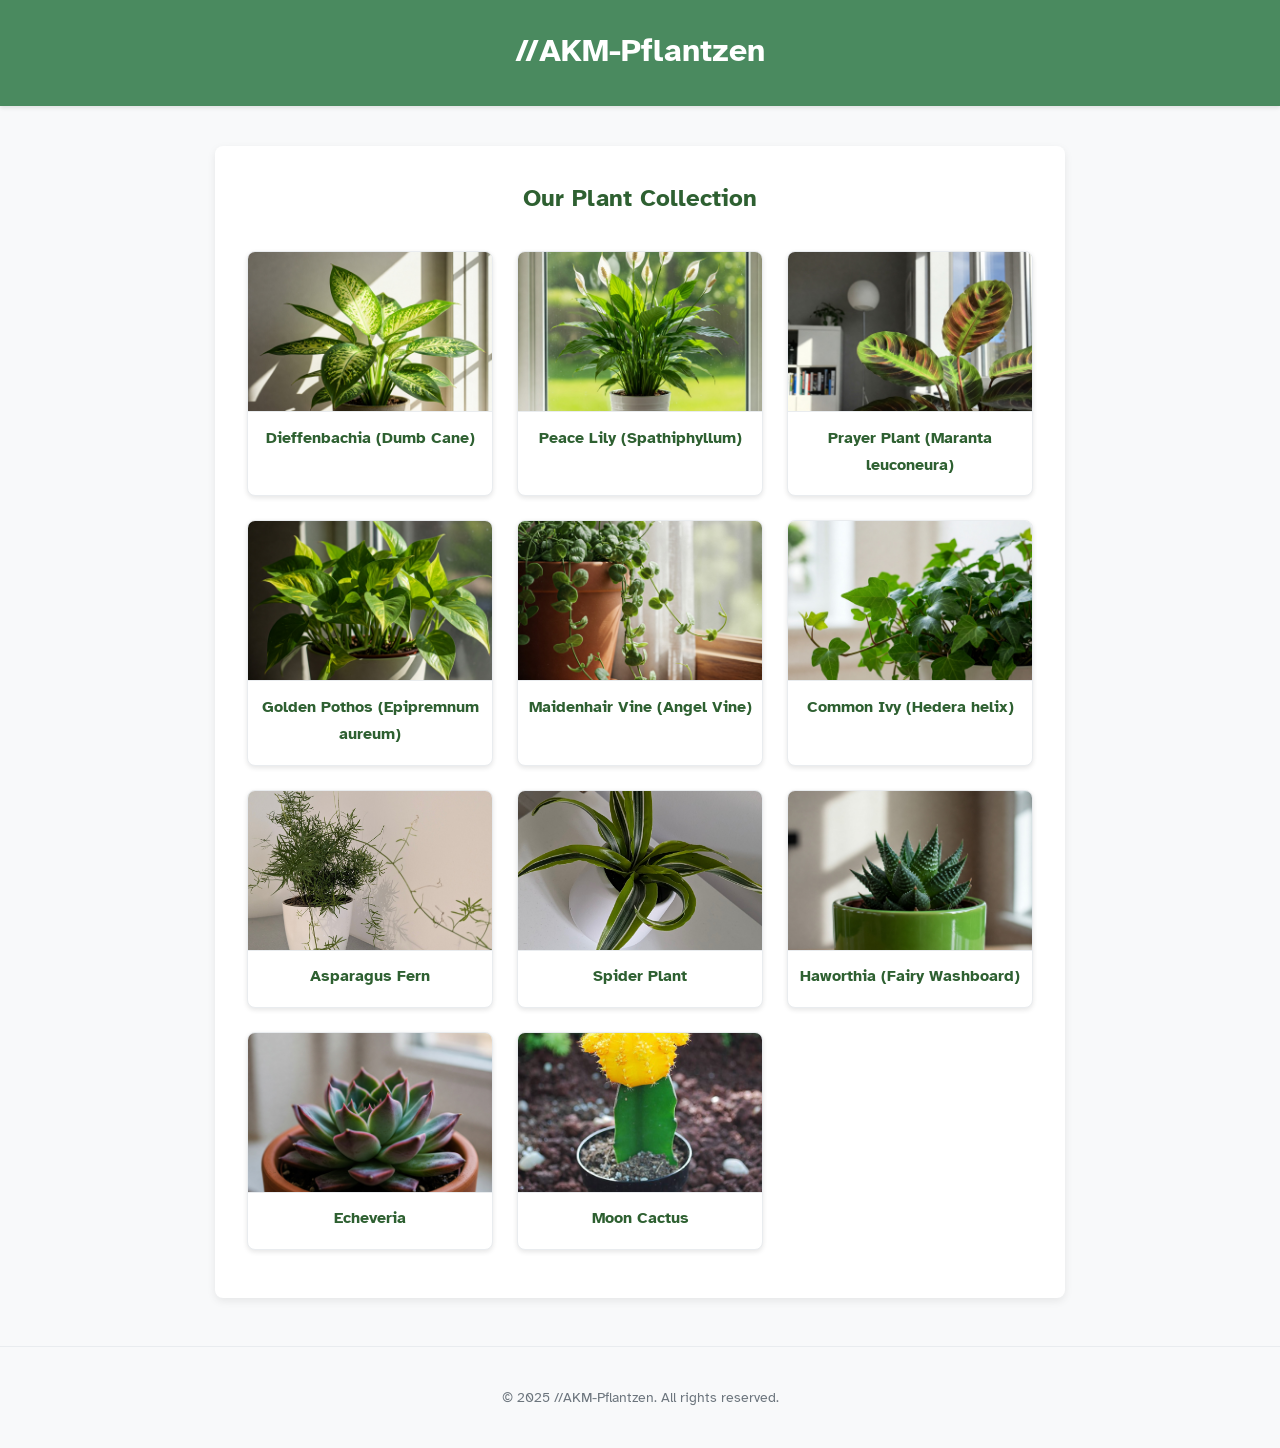
<file: akm-pflanzen/index.html>
<!DOCTYPE html>
<html lang="en">
<head>
    <meta charset="UTF-8">
    <meta name="viewport" content="width=device-width, initial-scale=1.0">
    <title>//AKM-Pflantzen - Your Plant Guide</title>

    <link rel="preconnect" href="https://fonts.googleapis.com">
    <link rel="preconnect" href="https://fonts.gstatic.com" crossorigin>
    <link href="https://fonts.googleapis.com/css2?family=Atkinson+Hyperlegible:ital,wght@0,400;0,700;1,400;1,700&display=swap" rel="stylesheet">

    <link rel="stylesheet" href="style.css">

</head>
<body>
    <header>
        <h1>//AKM-Pflantzen</h1>
    </header>

    <main>
        <h2>Our Plant Collection</h2>
        <ul class="plant-list">
            <li>
                <a href="dieffenbachia.html">
                    <img src="images/dieffenbachia-thumb.jpg" alt="Dieffenbachia thumbnail" class="thumbnail"> <span>Dieffenbachia (Dumb Cane)</span>
                </a>
            </li>
            <li>
                <a href="peace-lily.html">
                    <img src="images/peace-lily-thumb.jpg" alt="Peace Lily thumbnail" class="thumbnail">
                    <span>Peace Lily (Spathiphyllum)</span>
                </a>
            </li>
            <li>
                <a href="prayer-plant.html">
                    <img src="images/prayer-plant-thumb.jpg" alt="Prayer Plant thumbnail" class="thumbnail">
                    <span>Prayer Plant (Maranta leuconeura)</span>
                </a>
            </li>
            <li>
                <a href="golden-pothos.html">
                    <img src="images/golden-pothos-thumb.jpg" alt="Golden Pothos thumbnail" class="thumbnail">
                    <span>Golden Pothos (Epipremnum aureum)</span>
                </a>
            </li>
            <li>
                <a href="muehlenbeckia.html">
                    <img src="images/muehlenbeckia-thumb.jpg" alt="Maidenhair Vine thumbnail" class="thumbnail"> <span>Maidenhair Vine (Angel Vine)</span>
                </a>
            </li>
            <li>
                <a href="common-ivy.html">
                    <img src="images/common-ivy-thumb.jpg" alt="Common Ivy thumbnail" class="thumbnail">
                    <span>Common Ivy (Hedera helix)</span>
                </a>
            </li>
            <li>
                <a href="asparagus-fern.html">
                    <img src="images/asparagus-fern-thumb.jpg" alt="Asparagus Fern thumbnail" class="thumbnail"> <span>Asparagus Fern</span>
                </a>
            </li>
            <li>
                <a href="spider-plant.html">
                    <img src="images/spider-plant-thumb.jpg" alt="Spider Plant thumbnail" class="thumbnail"> <span>Spider Plant</span>
                </a>
            </li>
            <li>
                <a href="haworthia.html">
                    <img src="images/haworthia-thumb.jpg" alt="Haworthia thumbnail" class="thumbnail"> <span>Haworthia (Fairy Washboard)</span>
                </a>
            </li>
            <li>
                <a href="echeveria.html">
                    <img src="images/echeveria-thumb.jpg" alt="Echeveria thumbnail" class="thumbnail"> <span>Echeveria</span>
                </a>
            </li>
            <li>
                <a href="moon-cactus.html">
                    <img src="images/moon-cactus-thumb.jpg" alt="Moon Cactus thumbnail" class="thumbnail"> <span>Moon Cactus</span>
                </a>
            </li>
            </ul>
    </main>

    <footer>
        <p>&copy; 2025 //AKM-Pflantzen. All rights reserved.</p> </footer>
</body>
</html>
</file>
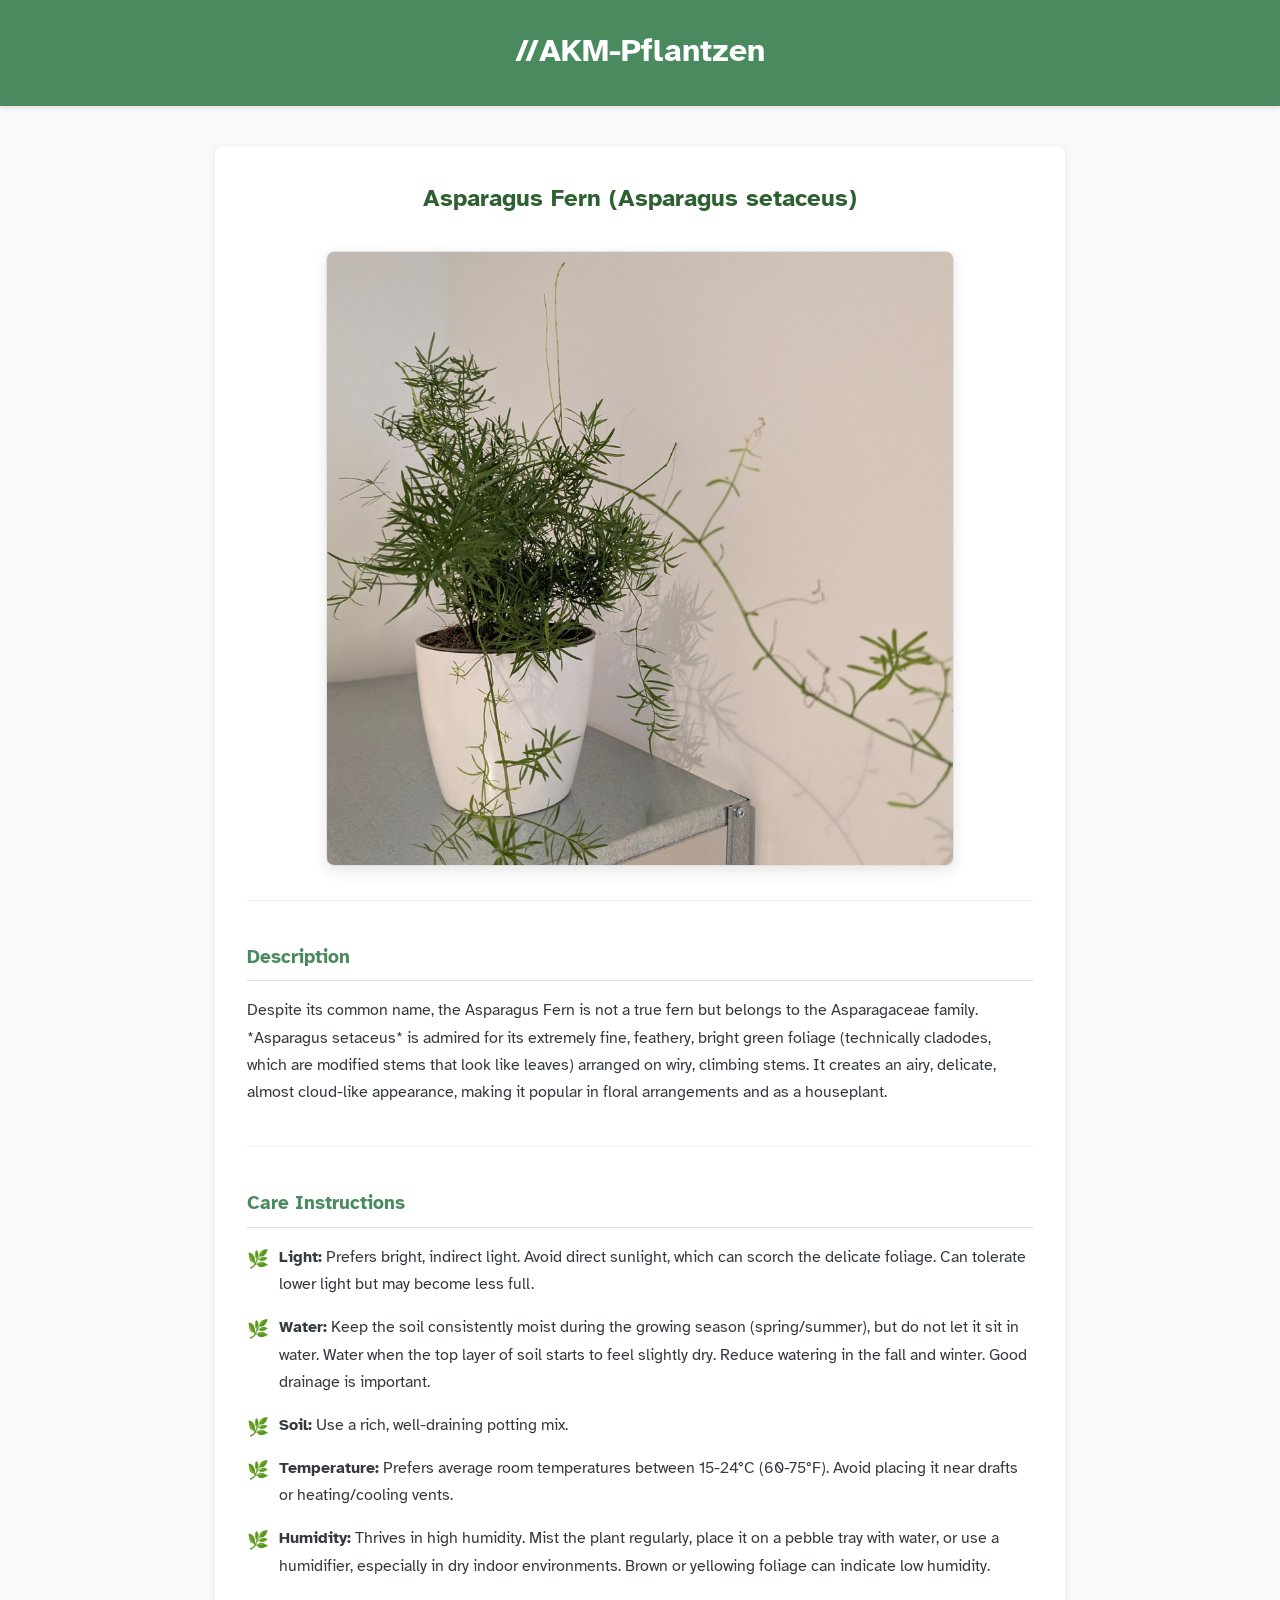
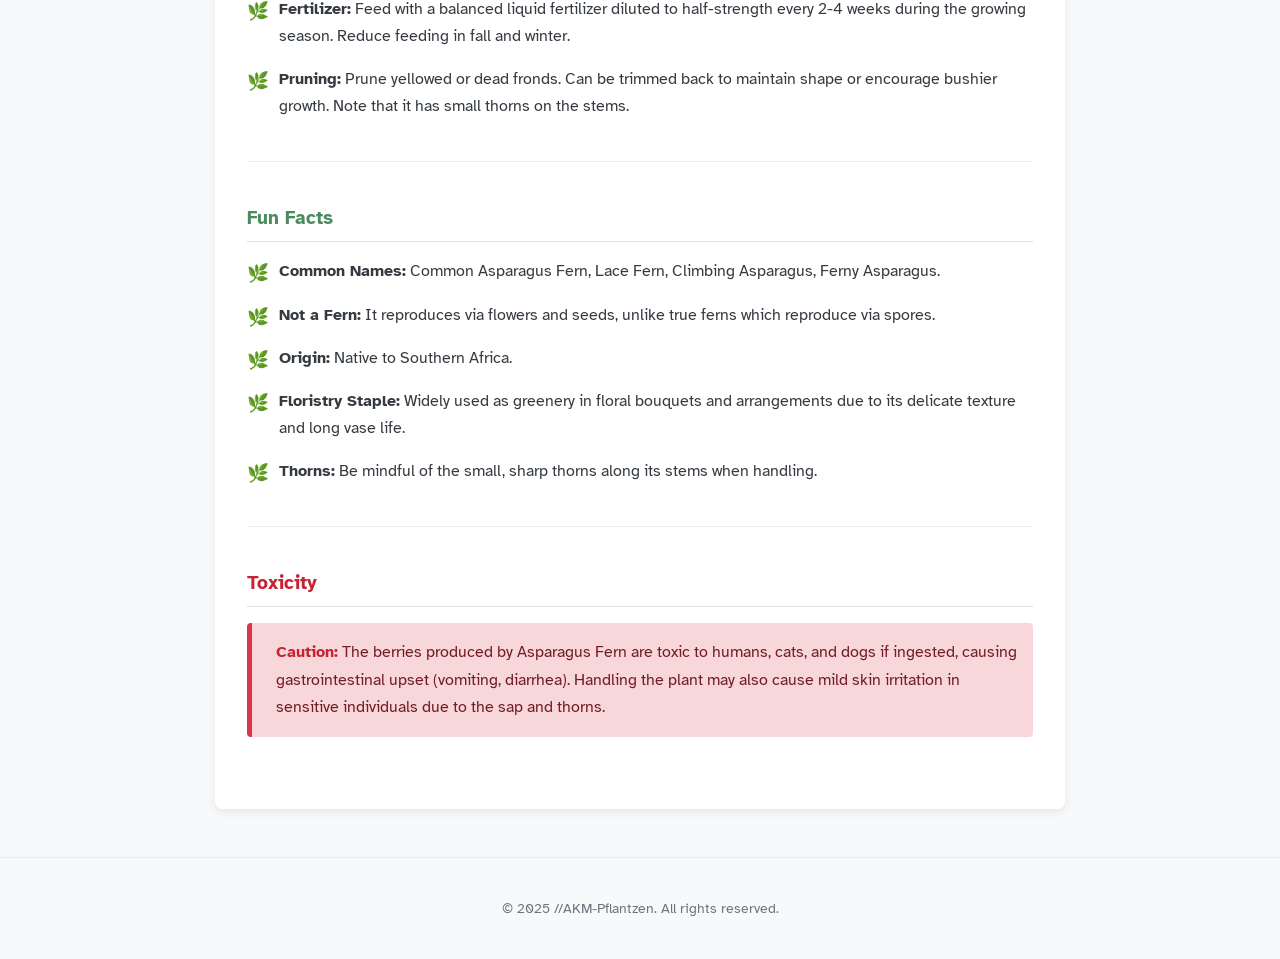
<file: akm-pflanzen/asparagus-fern.html>
<!DOCTYPE html>
<html lang="en">
<head>
    <meta charset="UTF-8">
    <meta name="viewport" content="width=device-width, initial-scale=1.0">
    <title>Asparagus Fern (Asparagus setaceus) - //AKM-Pflantzen</title>

    <link rel="preconnect" href="https://fonts.googleapis.com">
    <link rel="preconnect" href="https://fonts.gstatic.com" crossorigin>
    <link href="https://fonts.googleapis.com/css2?family=Atkinson+Hyperlegible:ital,wght@0,400;0,700;1,400;1,700&display=swap" rel="stylesheet">

    <link rel="stylesheet" href="style.css">

</head>
<body>
    <header>
        <h1><a href="index.html">//AKM-Pflantzen</a></h1>
    </header>

    <main class="plant-detail">
        <h2>Asparagus Fern (Asparagus setaceus)</h2>

        <section class="plant-image">
            <img src="images/asparagus-fern.jpg" alt="Asparagus Fern with feathery foliage">
        </section>

        <section class="plant-description">
            <h3>Description</h3>
            <p>Despite its common name, the Asparagus Fern is not a true fern but belongs to the Asparagaceae family. *Asparagus setaceus* is admired for its extremely fine, feathery, bright green foliage (technically cladodes, which are modified stems that look like leaves) arranged on wiry, climbing stems. It creates an airy, delicate, almost cloud-like appearance, making it popular in floral arrangements and as a houseplant.</p>
        </section>

        <section class="plant-care">
            <h3>Care Instructions</h3>
            <ul>
                <li><strong>Light:</strong> Prefers bright, indirect light. Avoid direct sunlight, which can scorch the delicate foliage. Can tolerate lower light but may become less full.</li>
                <li><strong>Water:</strong> Keep the soil consistently moist during the growing season (spring/summer), but do not let it sit in water. Water when the top layer of soil starts to feel slightly dry. Reduce watering in the fall and winter. Good drainage is important.</li>
                <li><strong>Soil:</strong> Use a rich, well-draining potting mix.</li>
                <li><strong>Temperature:</strong> Prefers average room temperatures between 15-24°C (60-75°F). Avoid placing it near drafts or heating/cooling vents.</li>
                <li><strong>Humidity:</strong> Thrives in high humidity. Mist the plant regularly, place it on a pebble tray with water, or use a humidifier, especially in dry indoor environments. Brown or yellowing foliage can indicate low humidity.</li>
                <li><strong>Fertilizer:</strong> Feed with a balanced liquid fertilizer diluted to half-strength every 2-4 weeks during the growing season. Reduce feeding in fall and winter.</li>
                <li><strong>Pruning:</strong> Prune yellowed or dead fronds. Can be trimmed back to maintain shape or encourage bushier growth. Note that it has small thorns on the stems.</li>
            </ul>
        </section>

        <section class="plant-fun-facts">
            <h3>Fun Facts</h3>
            <ul>
                <li><strong>Common Names:</strong> Common Asparagus Fern, Lace Fern, Climbing Asparagus, Ferny Asparagus.</li>
                <li><strong>Not a Fern:</strong> It reproduces via flowers and seeds, unlike true ferns which reproduce via spores.</li>
                <li><strong>Origin:</strong> Native to Southern Africa.</li>
                <li><strong>Floristry Staple:</strong> Widely used as greenery in floral bouquets and arrangements due to its delicate texture and long vase life.</li>
                <li><strong>Thorns:</strong> Be mindful of the small, sharp thorns along its stems when handling.</li>
            </ul>
        </section>

        <section class="plant-toxicity">
             <h3>Toxicity</h3>
             <p><strong>Caution:</strong> The berries produced by Asparagus Fern are toxic to humans, cats, and dogs if ingested, causing gastrointestinal upset (vomiting, diarrhea). Handling the plant may also cause mild skin irritation in sensitive individuals due to the sap and thorns.</p>
         </section>
    </main>

    <footer>
        <p>&copy; 2025 //AKM-Pflantzen. All rights reserved.</p>
    </footer>
</body>
</html>
</file>
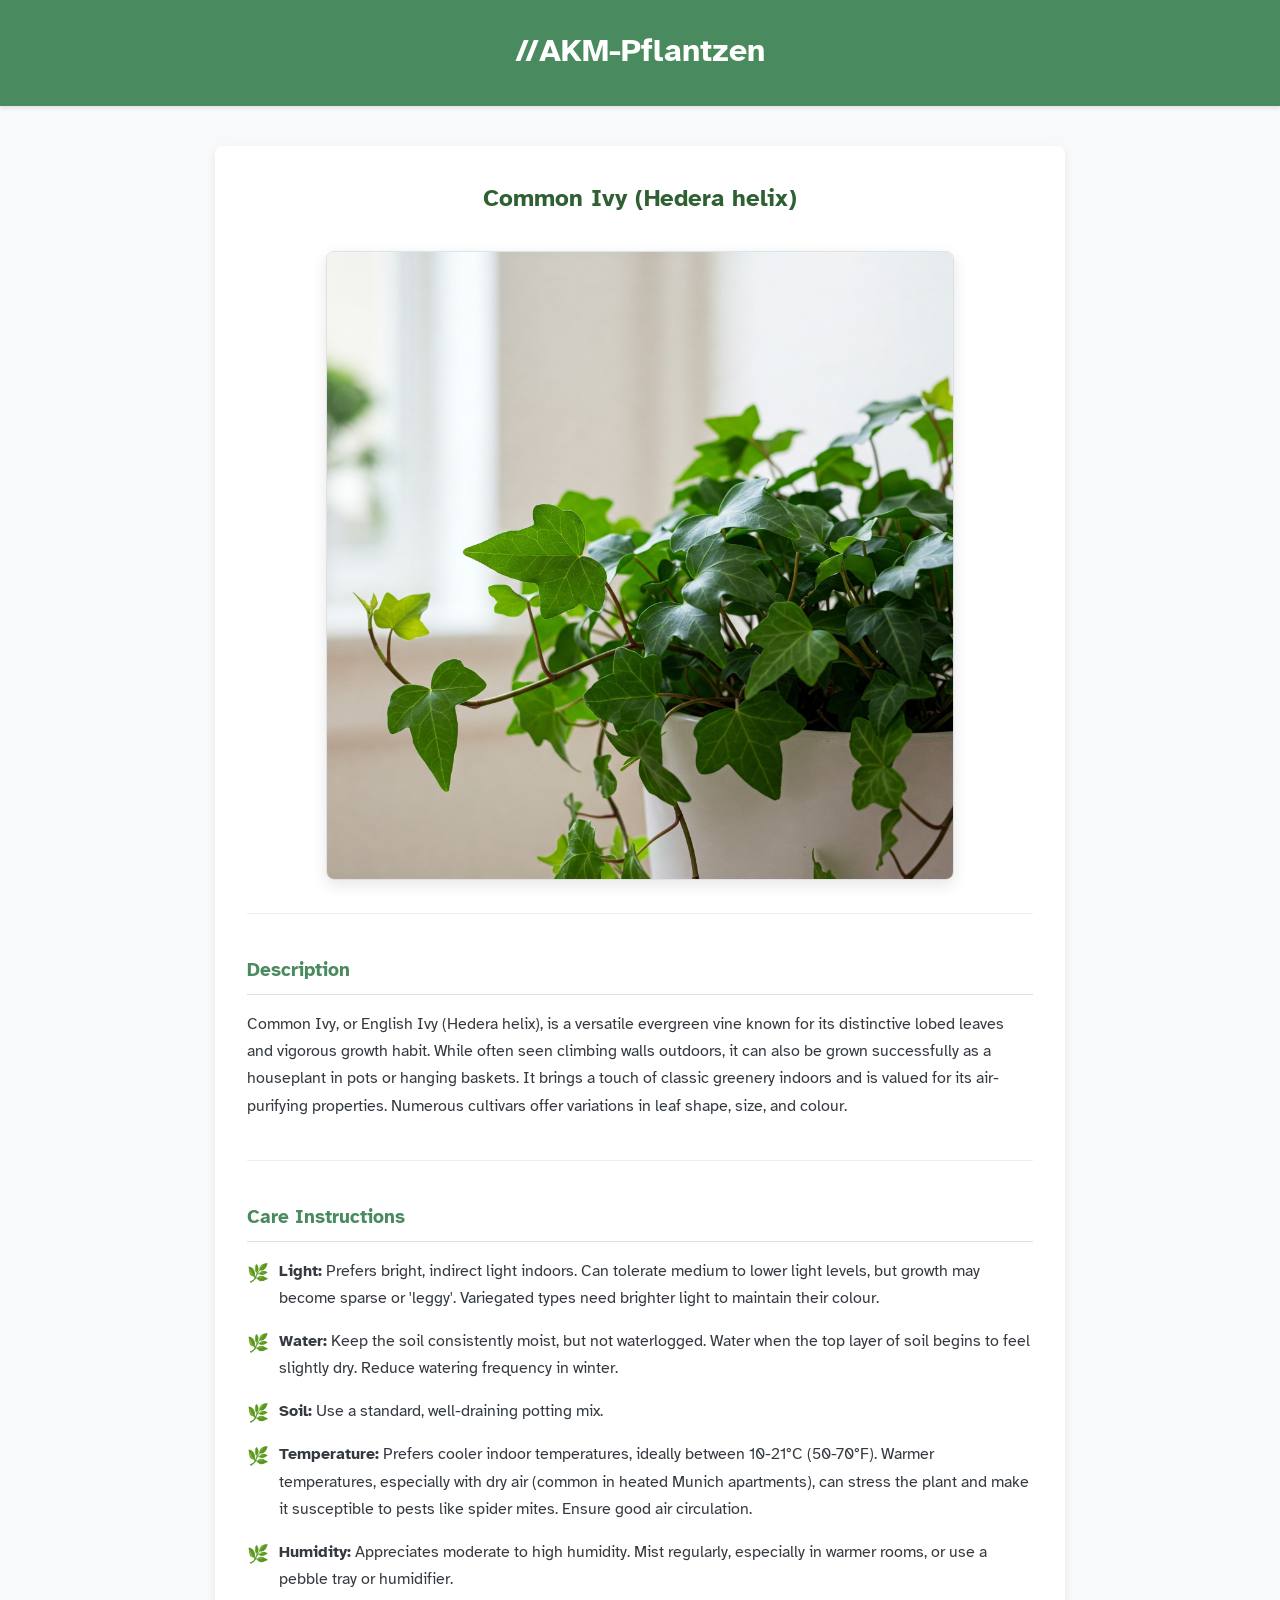
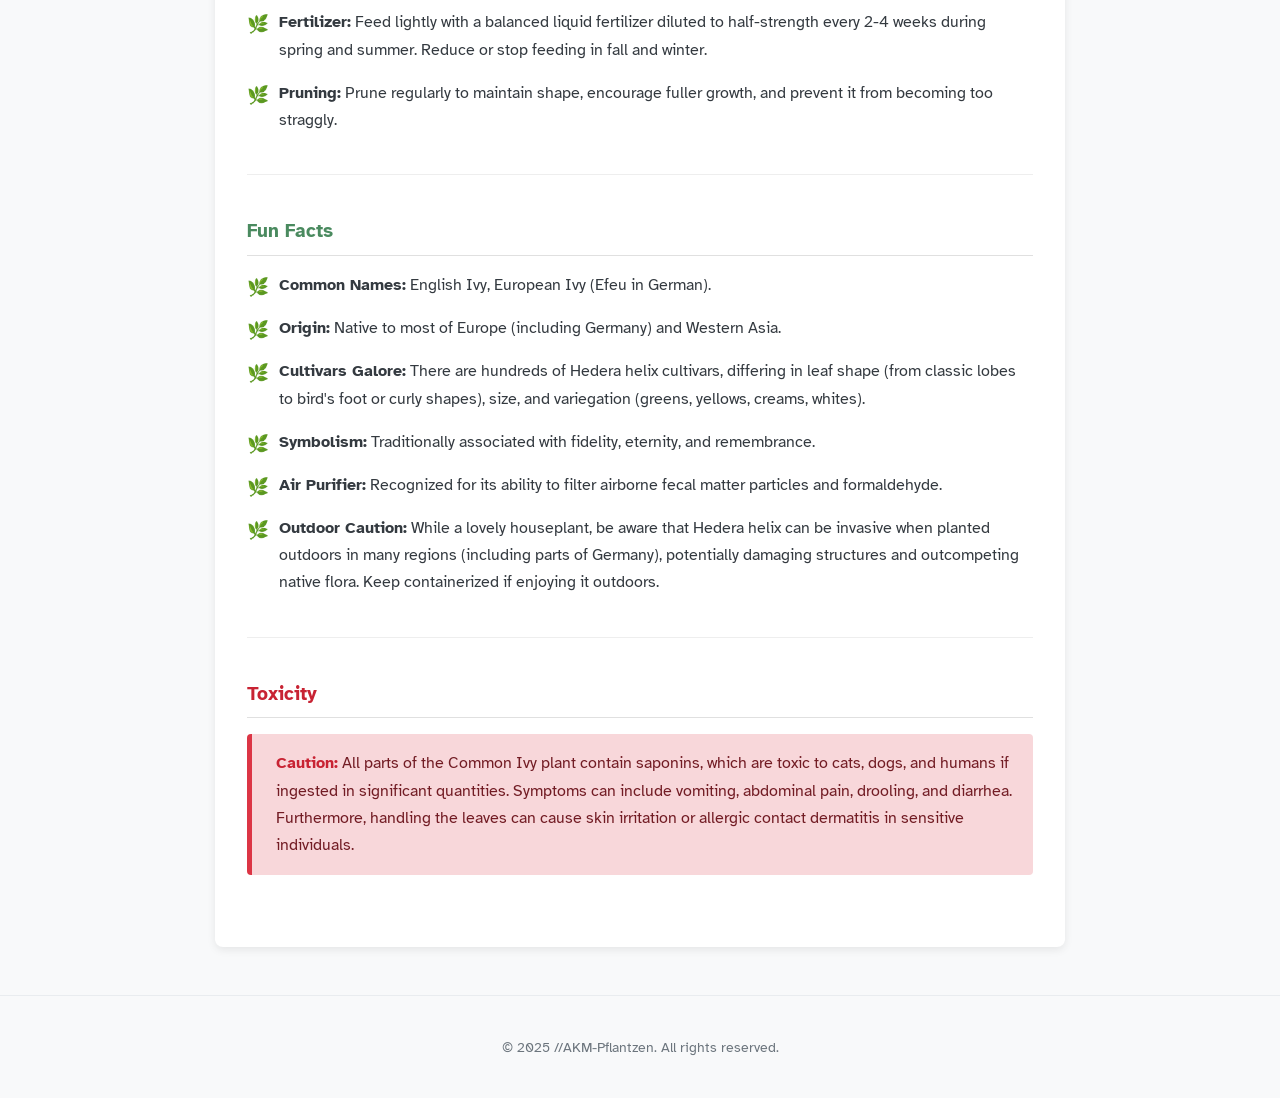
<file: akm-pflanzen/common-ivy.html>
<!DOCTYPE html>
<html lang="en">
<head>
    <meta charset="UTF-8">
    <meta name="viewport" content="width=device-width, initial-scale=1.0">
    <title>Common Ivy (Hedera helix) - //AKM-Pflantzen</title>

    <link rel="preconnect" href="https://fonts.googleapis.com">
    <link rel="preconnect" href="https://fonts.gstatic.com" crossorigin>
    <link href="https://fonts.googleapis.com/css2?family=Atkinson+Hyperlegible:ital,wght@0,400;0,700;1,400;1,700&display=swap" rel="stylesheet">

    <link rel="stylesheet" href="style.css">

</head>
<body>
    <header>
        <h1><a href="index.html">//AKM-Pflantzen</a></h1>
    </header>

    <main class="plant-detail">
        <h2>Common Ivy (Hedera helix)</h2>

        <section class="plant-image">
            <img src="images/common-ivy.jpg" alt="Common Ivy vine with characteristic lobed leaves">
        </section>

        <section class="plant-description">
            <h3>Description</h3>
            <p>Common Ivy, or English Ivy (Hedera helix), is a versatile evergreen vine known for its distinctive lobed leaves and vigorous growth habit. While often seen climbing walls outdoors, it can also be grown successfully as a houseplant in pots or hanging baskets. It brings a touch of classic greenery indoors and is valued for its air-purifying properties. Numerous cultivars offer variations in leaf shape, size, and colour.</p>
        </section>

        <section class="plant-care">
            <h3>Care Instructions</h3>
            <ul>
                <li><strong>Light:</strong> Prefers bright, indirect light indoors. Can tolerate medium to lower light levels, but growth may become sparse or 'leggy'. Variegated types need brighter light to maintain their colour.</li>
                <li><strong>Water:</strong> Keep the soil consistently moist, but not waterlogged. Water when the top layer of soil begins to feel slightly dry. Reduce watering frequency in winter.</li>
                <li><strong>Soil:</strong> Use a standard, well-draining potting mix.</li>
                <li><strong>Temperature:</strong> Prefers cooler indoor temperatures, ideally between 10-21°C (50-70°F). Warmer temperatures, especially with dry air (common in heated Munich apartments), can stress the plant and make it susceptible to pests like spider mites. Ensure good air circulation.</li>
                <li><strong>Humidity:</strong> Appreciates moderate to high humidity. Mist regularly, especially in warmer rooms, or use a pebble tray or humidifier.</li>
                <li><strong>Fertilizer:</strong> Feed lightly with a balanced liquid fertilizer diluted to half-strength every 2-4 weeks during spring and summer. Reduce or stop feeding in fall and winter.</li>
                <li><strong>Pruning:</strong> Prune regularly to maintain shape, encourage fuller growth, and prevent it from becoming too straggly.</li>
            </ul>
        </section>

        <section class="plant-fun-facts">
            <h3>Fun Facts</h3>
            <ul>
                <li><strong>Common Names:</strong> English Ivy, European Ivy (Efeu in German).</li>
                <li><strong>Origin:</strong> Native to most of Europe (including Germany) and Western Asia.</li>
                <li><strong>Cultivars Galore:</strong> There are hundreds of Hedera helix cultivars, differing in leaf shape (from classic lobes to bird's foot or curly shapes), size, and variegation (greens, yellows, creams, whites).</li>
                <li><strong>Symbolism:</strong> Traditionally associated with fidelity, eternity, and remembrance.</li>
                <li><strong>Air Purifier:</strong> Recognized for its ability to filter airborne fecal matter particles and formaldehyde.</li>
                 <li><strong>Outdoor Caution:</strong> While a lovely houseplant, be aware that Hedera helix can be invasive when planted outdoors in many regions (including parts of Germany), potentially damaging structures and outcompeting native flora. Keep containerized if enjoying it outdoors.</li>
            </ul>
        </section>

        <section class="plant-toxicity">
             <h3>Toxicity</h3>
             <p><strong>Caution:</strong> All parts of the Common Ivy plant contain saponins, which are toxic to cats, dogs, and humans if ingested in significant quantities. Symptoms can include vomiting, abdominal pain, drooling, and diarrhea. Furthermore, handling the leaves can cause skin irritation or allergic contact dermatitis in sensitive individuals.</p>
        </section>
    </main>

    <footer>
        <p>&copy; 2025 //AKM-Pflantzen. All rights reserved.</p>
    </footer>
</body>
</html>
</file>
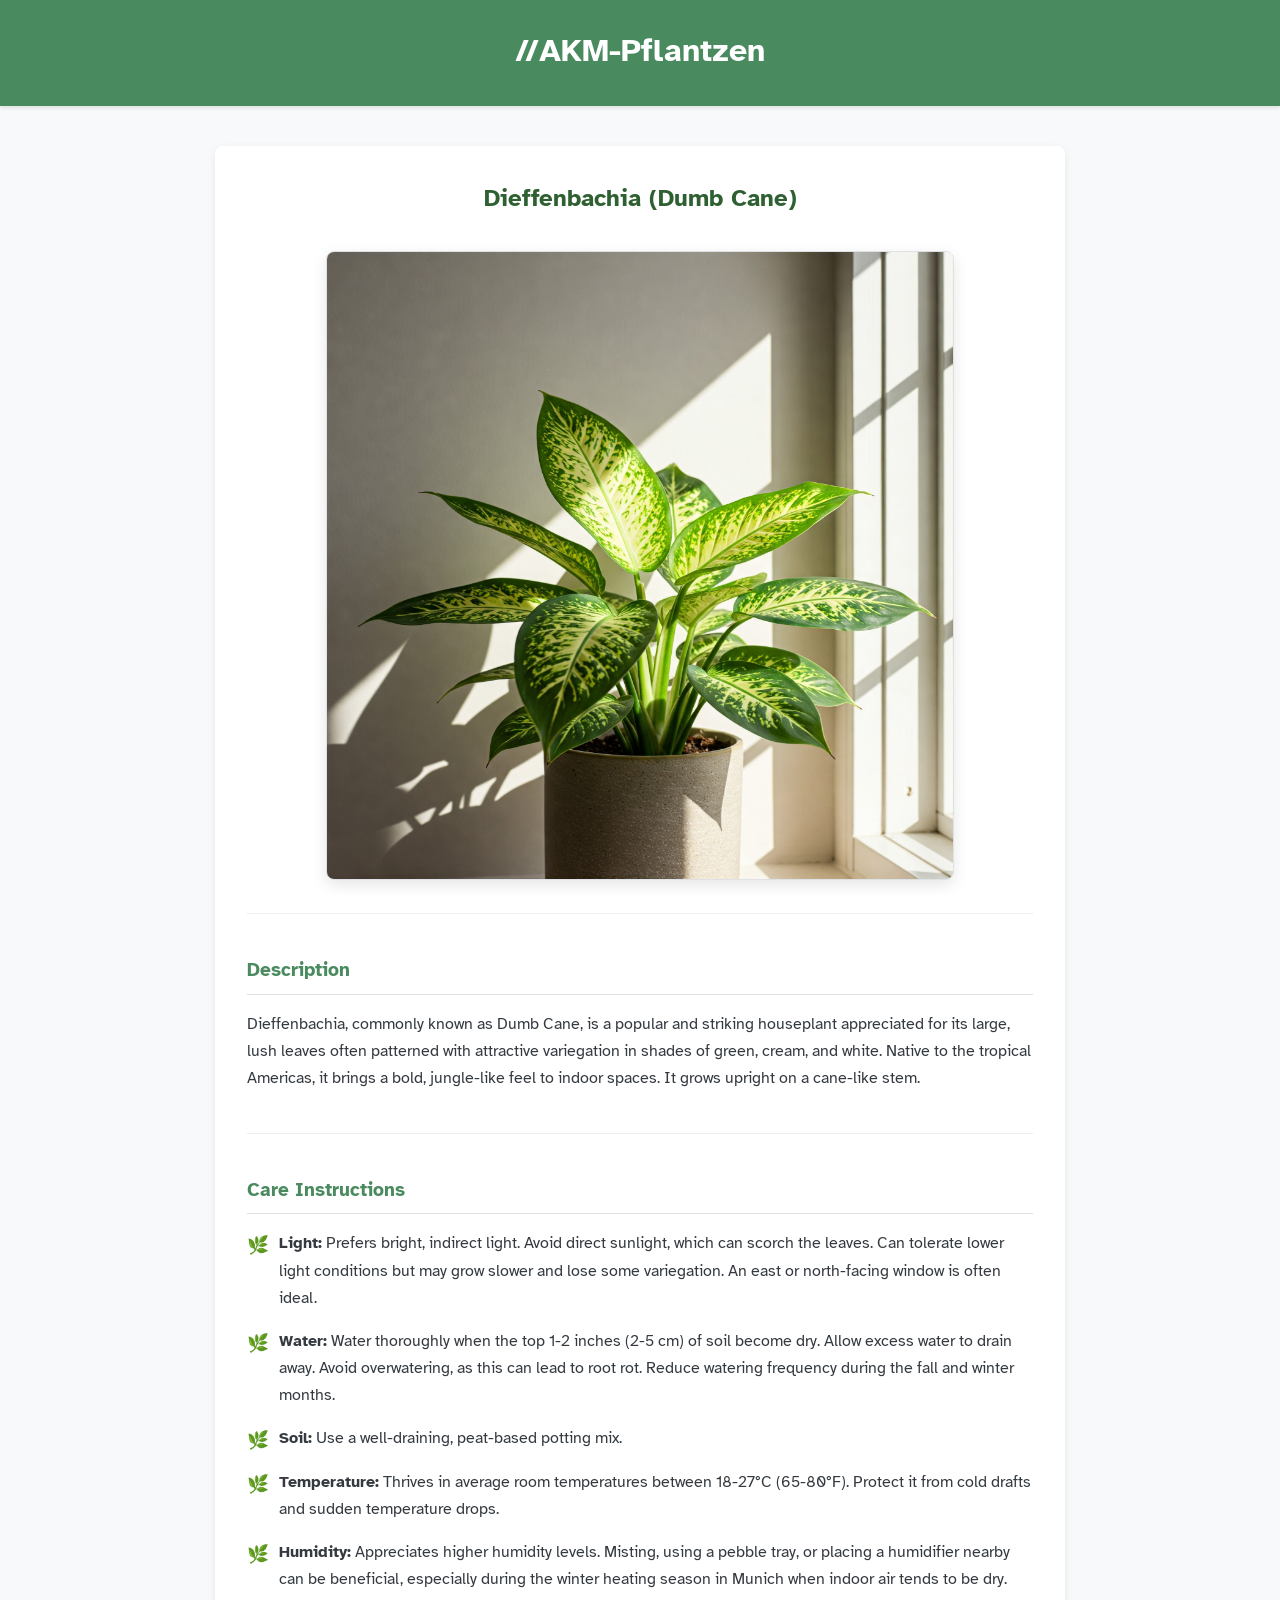
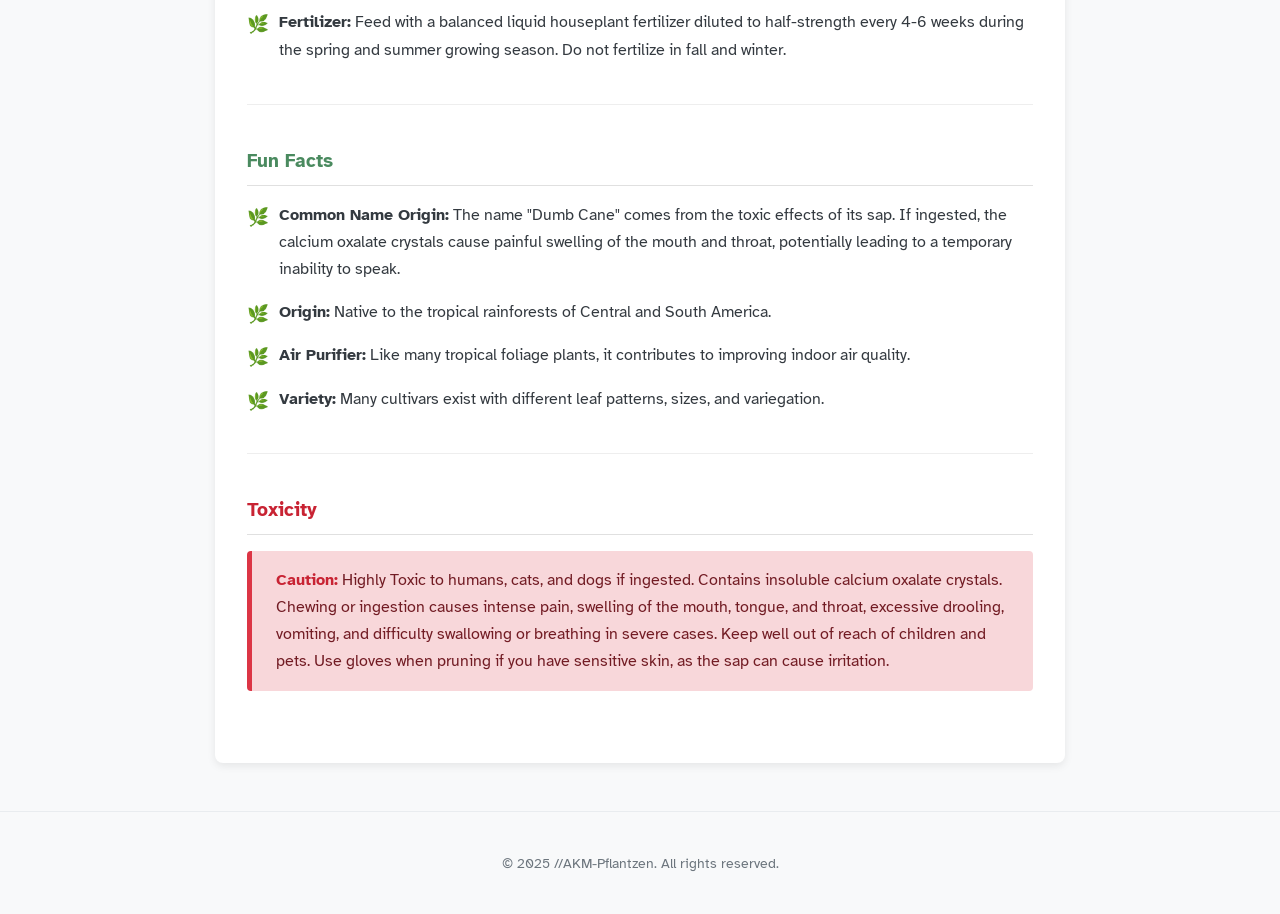
<file: akm-pflanzen/dieffenbachia.html>
<!DOCTYPE html>
<html lang="en">
<head>
    <meta charset="UTF-8">
    <meta name="viewport" content="width=device-width, initial-scale=1.0">
    <title>Dieffenbachia (Dumb Cane) - //AKM-Pflantzen</title>

    <link rel="preconnect" href="https://fonts.googleapis.com">
    <link rel="preconnect" href="https://fonts.gstatic.com" crossorigin>
    <link href="https://fonts.googleapis.com/css2?family=Atkinson+Hyperlegible:ital,wght@0,400;0,700;1,400;1,700&display=swap" rel="stylesheet">

    <link rel="stylesheet" href="style.css">

</head>
<body>
    <header>
        <h1><a href="index.html">//AKM-Pflantzen</a></h1>
    </header>

    <main class="plant-detail">
        <h2>Dieffenbachia (Dumb Cane)</h2>

        <section class="plant-image">
            <img src="images/dieffenbachia.jpg" alt="Dieffenbachia (Dumb Cane) plant">
        </section>

        <section class="plant-description">
            <h3>Description</h3>
            <p>Dieffenbachia, commonly known as Dumb Cane, is a popular and striking houseplant appreciated for its large, lush leaves often patterned with attractive variegation in shades of green, cream, and white. Native to the tropical Americas, it brings a bold, jungle-like feel to indoor spaces. It grows upright on a cane-like stem.</p>
        </section>

        <section class="plant-care">
            <h3>Care Instructions</h3>
            <ul>
                <li><strong>Light:</strong> Prefers bright, indirect light. Avoid direct sunlight, which can scorch the leaves. Can tolerate lower light conditions but may grow slower and lose some variegation. An east or north-facing window is often ideal.</li>
                <li><strong>Water:</strong> Water thoroughly when the top 1-2 inches (2-5 cm) of soil become dry. Allow excess water to drain away. Avoid overwatering, as this can lead to root rot. Reduce watering frequency during the fall and winter months.</li>
                <li><strong>Soil:</strong> Use a well-draining, peat-based potting mix.</li>
                <li><strong>Temperature:</strong> Thrives in average room temperatures between 18-27°C (65-80°F). Protect it from cold drafts and sudden temperature drops.</li>
                <li><strong>Humidity:</strong> Appreciates higher humidity levels. Misting, using a pebble tray, or placing a humidifier nearby can be beneficial, especially during the winter heating season in Munich when indoor air tends to be dry.</li>
                <li><strong>Fertilizer:</strong> Feed with a balanced liquid houseplant fertilizer diluted to half-strength every 4-6 weeks during the spring and summer growing season. Do not fertilize in fall and winter.</li>
            </ul>
        </section>

        <section class="plant-fun-facts">
            <h3>Fun Facts</h3>
            <ul>
                <li><strong>Common Name Origin:</strong> The name "Dumb Cane" comes from the toxic effects of its sap. If ingested, the calcium oxalate crystals cause painful swelling of the mouth and throat, potentially leading to a temporary inability to speak.</li>
                <li><strong>Origin:</strong> Native to the tropical rainforests of Central and South America.</li>
                <li><strong>Air Purifier:</strong> Like many tropical foliage plants, it contributes to improving indoor air quality.</li>
                <li><strong>Variety:</strong> Many cultivars exist with different leaf patterns, sizes, and variegation.</li>
            </ul>
        </section>

        <section class="plant-toxicity">
             <h3>Toxicity</h3>
             <p><strong>Caution:</strong> Highly Toxic to humans, cats, and dogs if ingested. Contains insoluble calcium oxalate crystals. Chewing or ingestion causes intense pain, swelling of the mouth, tongue, and throat, excessive drooling, vomiting, and difficulty swallowing or breathing in severe cases. Keep well out of reach of children and pets. Use gloves when pruning if you have sensitive skin, as the sap can cause irritation.</p>
        </section>
    </main>

    <footer>
        <p>&copy; 2025 //AKM-Pflantzen. All rights reserved.</p>
    </footer>
</body>
</html>
</file>
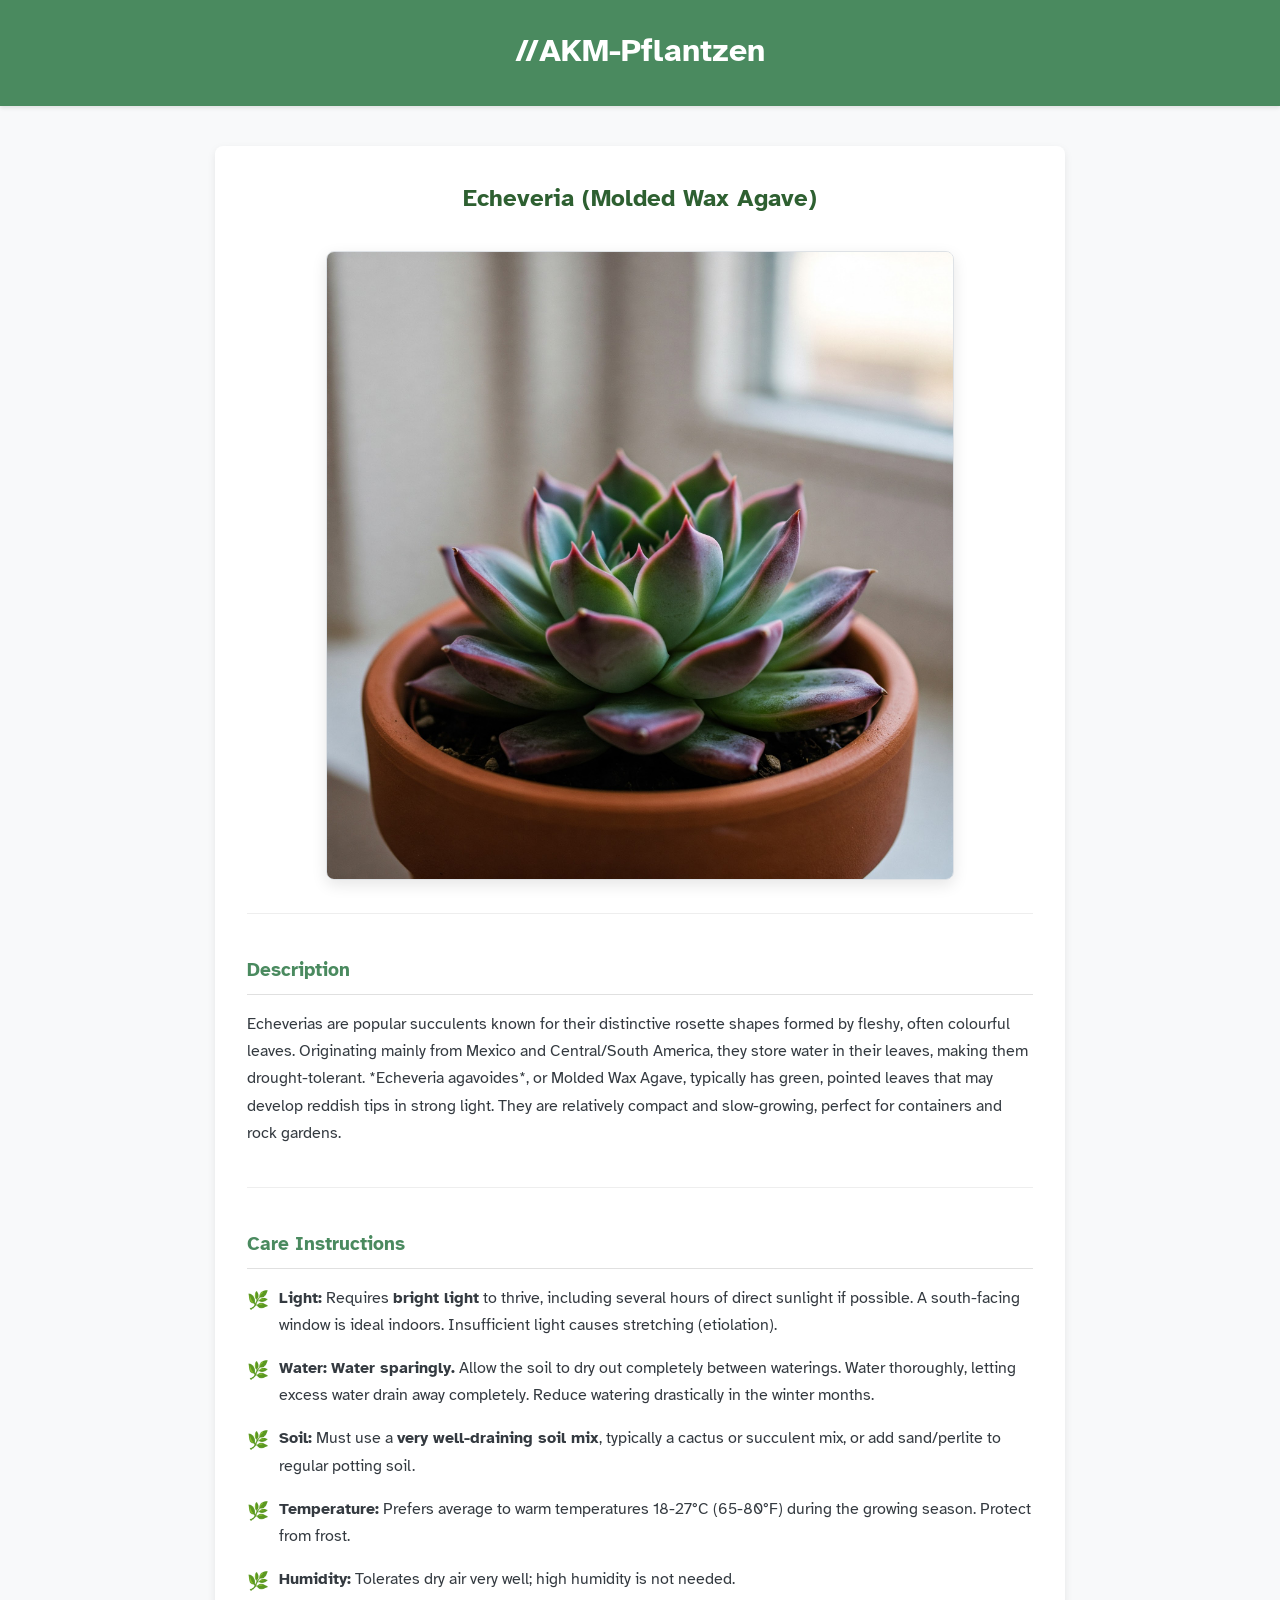
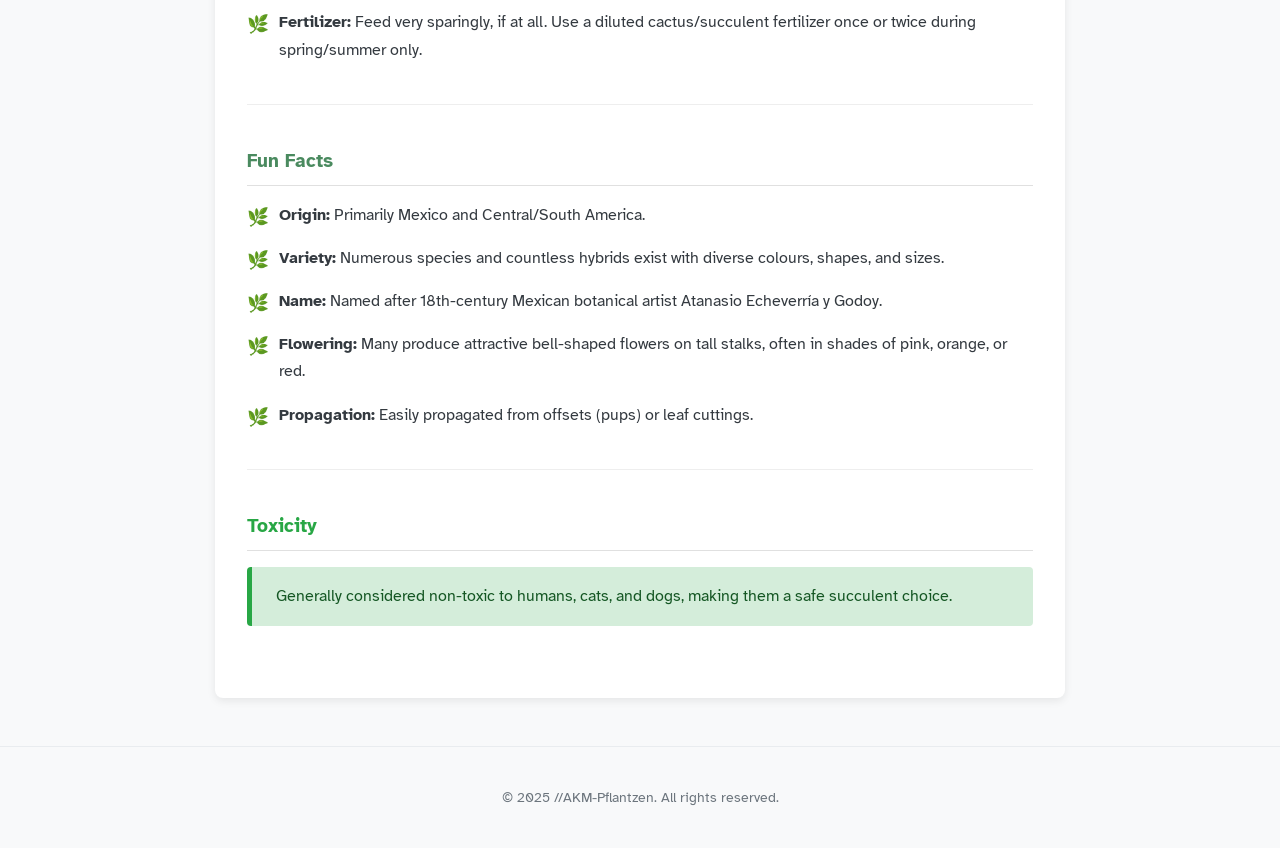
<file: akm-pflanzen/echeveria.html>
<!DOCTYPE html>
<html lang="en">
<head>
    <meta charset="UTF-8">
    <meta name="viewport" content="width=device-width, initial-scale=1.0">
    <title>Echeveria (Molded Wax Agave) - //AKM-Pflantzen</title>

    <link rel="preconnect" href="https://fonts.googleapis.com">
    <link rel="preconnect" href="https://fonts.gstatic.com" crossorigin>
    <link href="https://fonts.googleapis.com/css2?family=Atkinson+Hyperlegible:ital,wght@0,400;0,700;1,400;1,700&display=swap" rel="stylesheet">

    <link rel="stylesheet" href="style.css">

</head>
<body>
    <header>
        <h1><a href="index.html">//AKM-Pflantzen</a></h1>
    </header>

    <main class="plant-detail">
        <h2>Echeveria (Molded Wax Agave)</h2>

        <section class="plant-image">
            <img src="images/echeveria.jpg" alt="Echeveria succulent plant rosette">
        </section>

        <section class="plant-description">
            <h3>Description</h3>
            <p>Echeverias are popular succulents known for their distinctive rosette shapes formed by fleshy, often colourful leaves. Originating mainly from Mexico and Central/South America, they store water in their leaves, making them drought-tolerant. *Echeveria agavoides*, or Molded Wax Agave, typically has green, pointed leaves that may develop reddish tips in strong light. They are relatively compact and slow-growing, perfect for containers and rock gardens.</p>
        </section>

        <section class="plant-care">
            <h3>Care Instructions</h3>
            <ul>
                <li><strong>Light:</strong> Requires <strong>bright light</strong> to thrive, including several hours of direct sunlight if possible. A south-facing window is ideal indoors. Insufficient light causes stretching (etiolation).</li>
                <li><strong>Water:</strong> <strong>Water sparingly.</strong> Allow the soil to dry out completely between waterings. Water thoroughly, letting excess water drain away completely. Reduce watering drastically in the winter months.</li>
                <li><strong>Soil:</strong> Must use a <strong>very well-draining soil mix</strong>, typically a cactus or succulent mix, or add sand/perlite to regular potting soil.</li>
                <li><strong>Temperature:</strong> Prefers average to warm temperatures 18-27°C (65-80°F) during the growing season. Protect from frost.</li>
                <li><strong>Humidity:</strong> Tolerates dry air very well; high humidity is not needed.</li>
                <li><strong>Fertilizer:</strong> Feed very sparingly, if at all. Use a diluted cactus/succulent fertilizer once or twice during spring/summer only.</li>
            </ul>
        </section>

        <section class="plant-fun-facts">
            <h3>Fun Facts</h3>
            <ul>
                <li><strong>Origin:</strong> Primarily Mexico and Central/South America.</li>
                <li><strong>Variety:</strong> Numerous species and countless hybrids exist with diverse colours, shapes, and sizes.</li>
                <li><strong>Name:</strong> Named after 18th-century Mexican botanical artist Atanasio Echeverría y Godoy.</li>
                <li><strong>Flowering:</strong> Many produce attractive bell-shaped flowers on tall stalks, often in shades of pink, orange, or red.</li>
                <li><strong>Propagation:</strong> Easily propagated from offsets (pups) or leaf cuttings.</li>
            </ul>
        </section>

        <section class="plant-toxicity">
             <h3>Toxicity</h3>
             <p>Generally considered non-toxic to humans, cats, and dogs, making them a safe succulent choice.</p>
         </section>
    </main>

    <footer>
        <p>&copy; 2025 //AKM-Pflantzen. All rights reserved.</p>
    </footer>
</body>
</html>
</file>
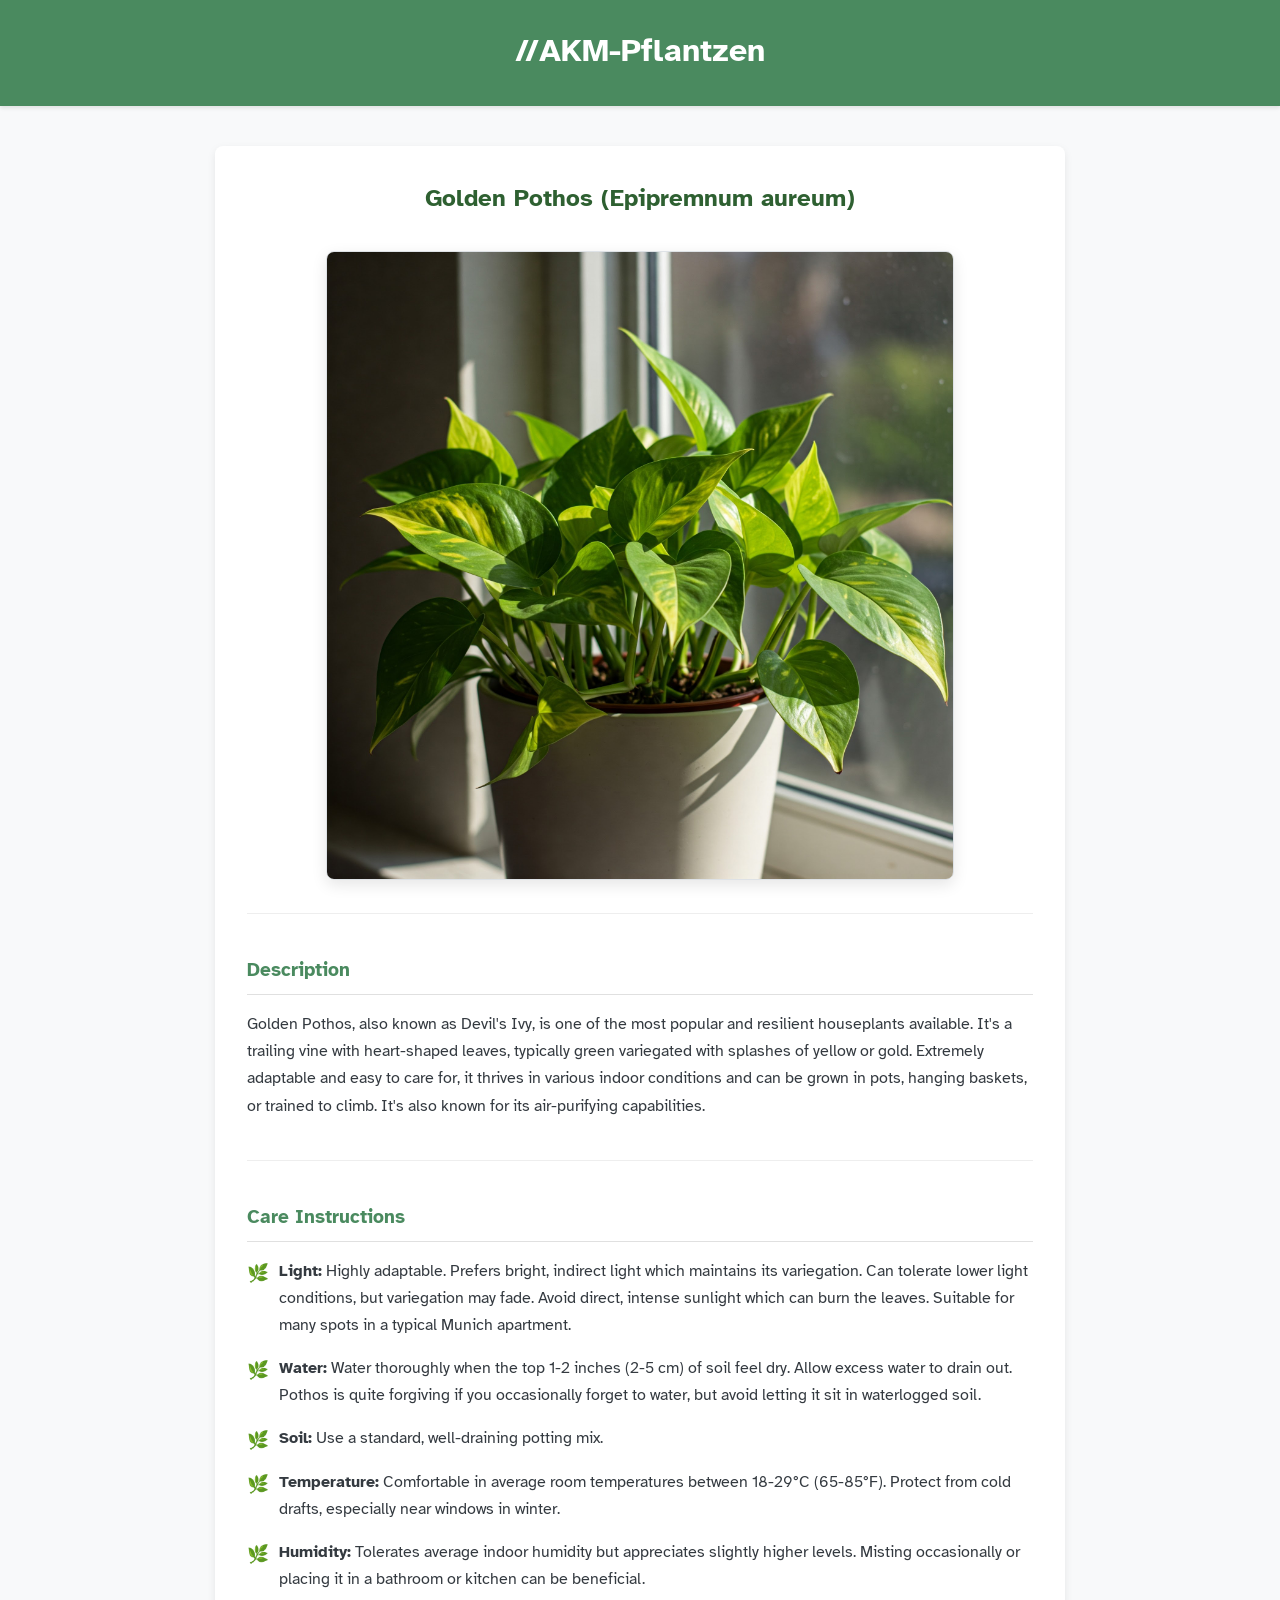
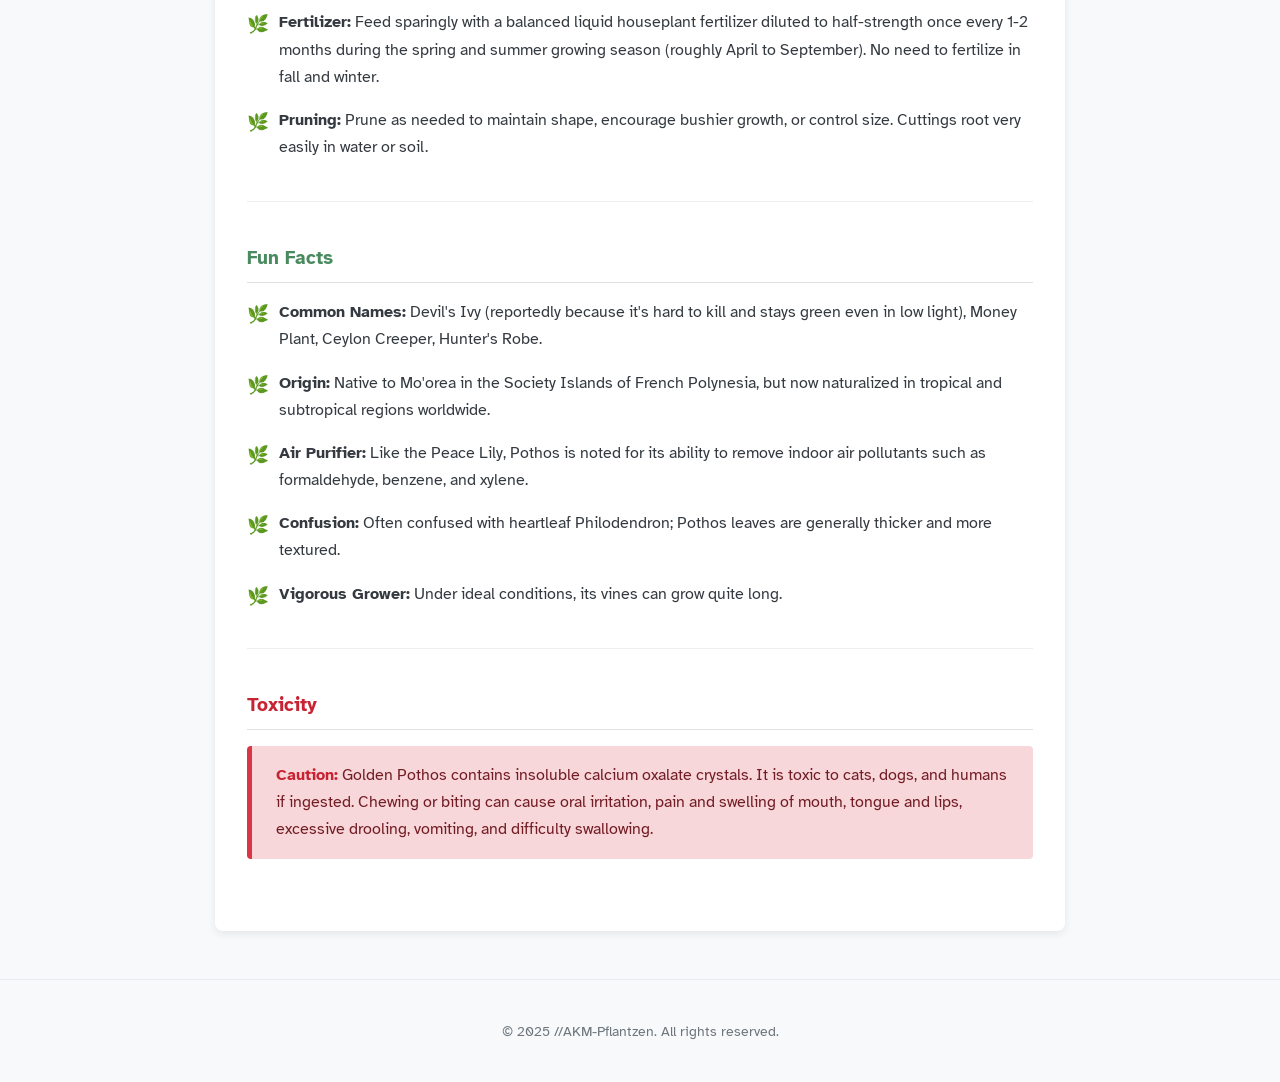
<file: akm-pflanzen/golden-pothos.html>
<!DOCTYPE html>
<html lang="en">
<head>
    <meta charset="UTF-8">
    <meta name="viewport" content="width=device-width, initial-scale=1.0">
    <title>Golden Pothos (Epipremnum aureum) - //AKM-Pflantzen</title>

    <link rel="preconnect" href="https://fonts.googleapis.com">
    <link rel="preconnect" href="https://fonts.gstatic.com" crossorigin>
    <link href="https://fonts.googleapis.com/css2?family=Atkinson+Hyperlegible:ital,wght@0,400;0,700;1,400;1,700&display=swap" rel="stylesheet">

    <link rel="stylesheet" href="style.css">

</head>
<body>
    <header>
        <h1><a href="index.html">//AKM-Pflantzen</a></h1>
    </header>

    <main class="plant-detail">
        <h2>Golden Pothos (Epipremnum aureum)</h2>

        <section class="plant-image">
            <img src="images/golden-pothos.jpg" alt="Golden Pothos plant with variegated leaves trailing down">
        </section>

        <section class="plant-description">
            <h3>Description</h3>
            <p>Golden Pothos, also known as Devil's Ivy, is one of the most popular and resilient houseplants available. It's a trailing vine with heart-shaped leaves, typically green variegated with splashes of yellow or gold. Extremely adaptable and easy to care for, it thrives in various indoor conditions and can be grown in pots, hanging baskets, or trained to climb. It's also known for its air-purifying capabilities.</p>
        </section>

        <section class="plant-care">
            <h3>Care Instructions</h3>
            <ul>
                <li><strong>Light:</strong> Highly adaptable. Prefers bright, indirect light which maintains its variegation. Can tolerate lower light conditions, but variegation may fade. Avoid direct, intense sunlight which can burn the leaves. Suitable for many spots in a typical Munich apartment.</li>
                <li><strong>Water:</strong> Water thoroughly when the top 1-2 inches (2-5 cm) of soil feel dry. Allow excess water to drain out. Pothos is quite forgiving if you occasionally forget to water, but avoid letting it sit in waterlogged soil.</li>
                <li><strong>Soil:</strong> Use a standard, well-draining potting mix.</li>
                <li><strong>Temperature:</strong> Comfortable in average room temperatures between 18-29°C (65-85°F). Protect from cold drafts, especially near windows in winter.</li>
                <li><strong>Humidity:</strong> Tolerates average indoor humidity but appreciates slightly higher levels. Misting occasionally or placing it in a bathroom or kitchen can be beneficial.</li>
                <li><strong>Fertilizer:</strong> Feed sparingly with a balanced liquid houseplant fertilizer diluted to half-strength once every 1-2 months during the spring and summer growing season (roughly April to September). No need to fertilize in fall and winter.</li>
                <li><strong>Pruning:</strong> Prune as needed to maintain shape, encourage bushier growth, or control size. Cuttings root very easily in water or soil.</li>
            </ul>
        </section>

        <section class="plant-fun-facts">
            <h3>Fun Facts</h3>
            <ul>
                <li><strong>Common Names:</strong> Devil's Ivy (reportedly because it's hard to kill and stays green even in low light), Money Plant, Ceylon Creeper, Hunter's Robe.</li>
                <li><strong>Origin:</strong> Native to Mo'orea in the Society Islands of French Polynesia, but now naturalized in tropical and subtropical regions worldwide.</li>
                <li><strong>Air Purifier:</strong> Like the Peace Lily, Pothos is noted for its ability to remove indoor air pollutants such as formaldehyde, benzene, and xylene.</li>
                <li><strong>Confusion:</strong> Often confused with heartleaf Philodendron; Pothos leaves are generally thicker and more textured.</li>
                <li><strong>Vigorous Grower:</strong> Under ideal conditions, its vines can grow quite long.</li>
            </ul>
        </section>

        <section class="plant-toxicity">
             <h3>Toxicity</h3>
             <p><strong>Caution:</strong> Golden Pothos contains insoluble calcium oxalate crystals. It is toxic to cats, dogs, and humans if ingested. Chewing or biting can cause oral irritation, pain and swelling of mouth, tongue and lips, excessive drooling, vomiting, and difficulty swallowing.</p>
        </section>
    </main>

    <footer>
        <p>&copy; 2025 //AKM-Pflantzen. All rights reserved.</p>
    </footer>
</body>
</html>
</file>
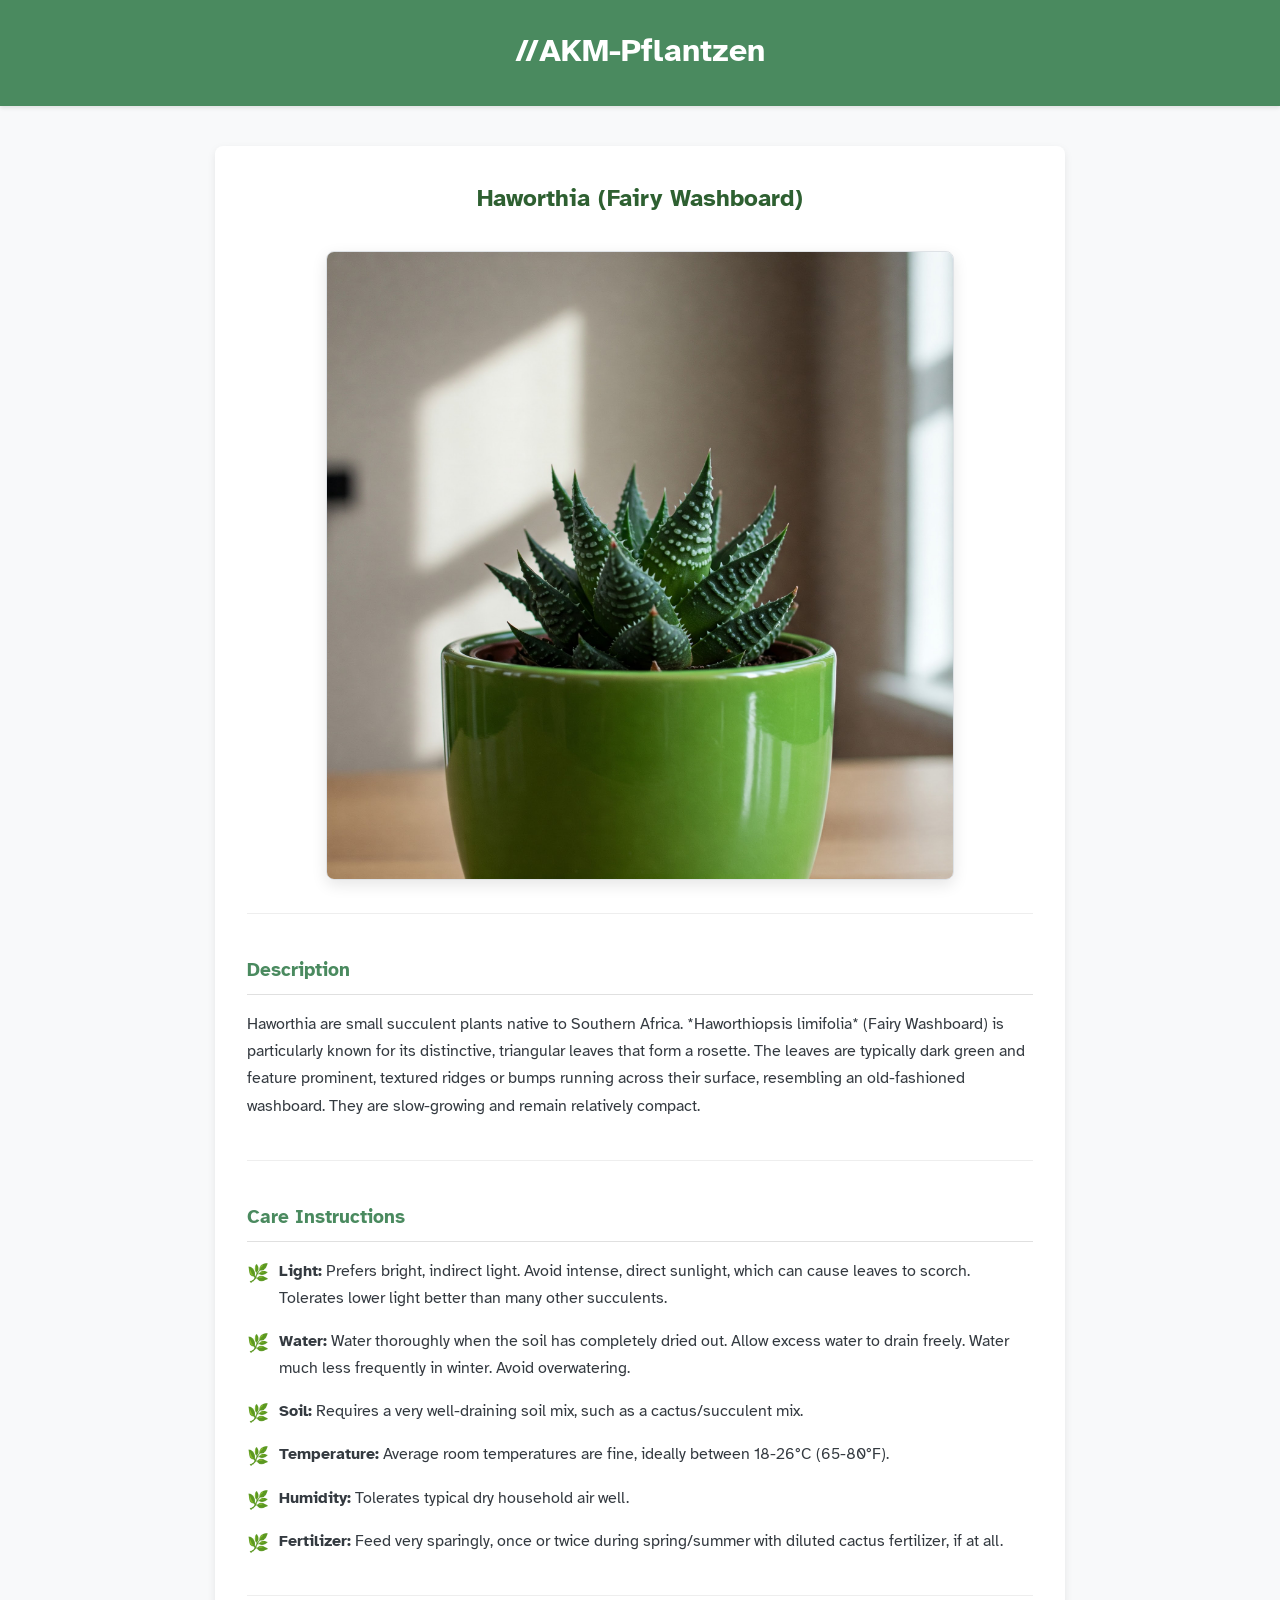
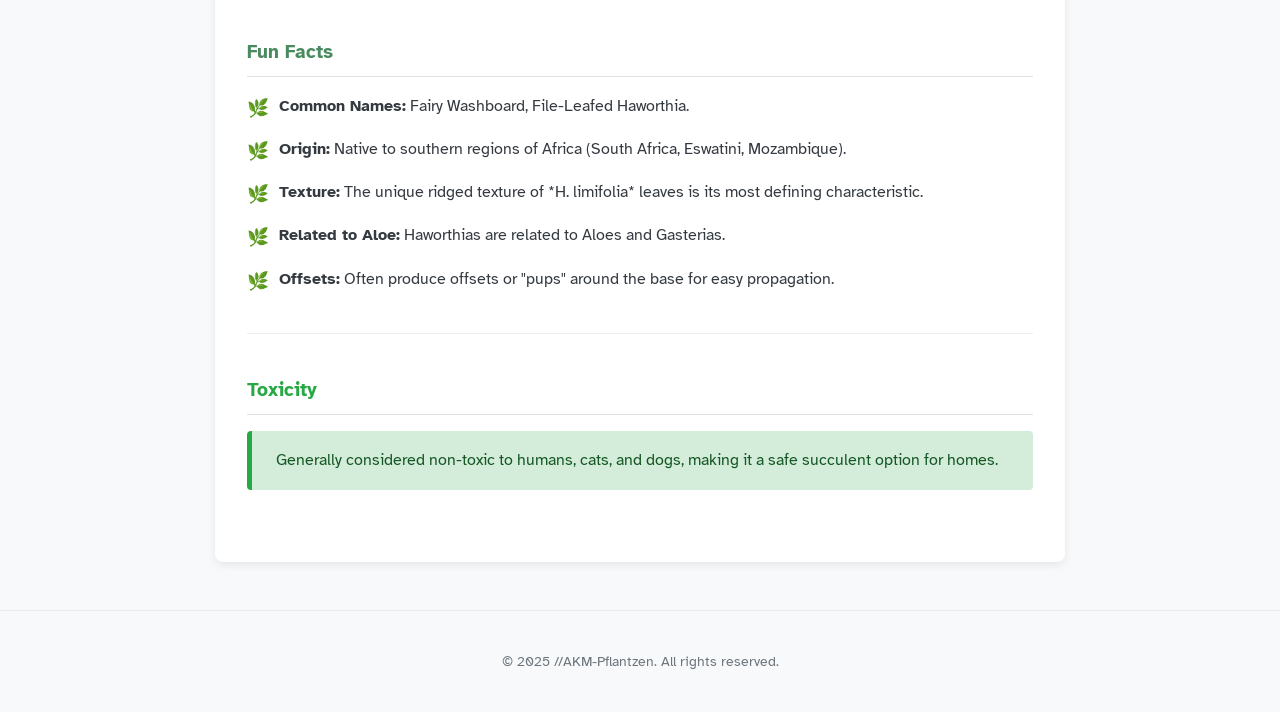
<file: akm-pflanzen/haworthia.html>
<!DOCTYPE html>
<html lang="en">
<head>
    <meta charset="UTF-8">
    <meta name="viewport" content="width=device-width, initial-scale=1.0">
    <title>Haworthia (Fairy Washboard) - //AKM-Pflantzen</title>

    <link rel="preconnect" href="https://fonts.googleapis.com">
    <link rel="preconnect" href="https://fonts.gstatic.com" crossorigin>
    <link href="https://fonts.googleapis.com/css2?family=Atkinson+Hyperlegible:ital,wght@0,400;0,700;1,400;1,700&display=swap" rel="stylesheet">

    <link rel="stylesheet" href="style.css">

</head>
<body>
    <header>
        <h1><a href="index.html">//AKM-Pflantzen</a></h1>
    </header>

    <main class="plant-detail">
        <h2>Haworthia (Fairy Washboard)</h2>

        <section class="plant-image">
            <img src="images/haworthia.jpg" alt="Haworthia (Fairy Washboard) succulent">
        </section>

        <section class="plant-description">
            <h3>Description</h3>
            <p>Haworthia are small succulent plants native to Southern Africa. *Haworthiopsis limifolia* (Fairy Washboard) is particularly known for its distinctive, triangular leaves that form a rosette. The leaves are typically dark green and feature prominent, textured ridges or bumps running across their surface, resembling an old-fashioned washboard. They are slow-growing and remain relatively compact.</p>
        </section>

        <section class="plant-care">
            <h3>Care Instructions</h3>
            <ul>
                <li><strong>Light:</strong> Prefers bright, indirect light. Avoid intense, direct sunlight, which can cause leaves to scorch. Tolerates lower light better than many other succulents.</li>
                <li><strong>Water:</strong> Water thoroughly when the soil has completely dried out. Allow excess water to drain freely. Water much less frequently in winter. Avoid overwatering.</li>
                <li><strong>Soil:</strong> Requires a very well-draining soil mix, such as a cactus/succulent mix.</li>
                <li><strong>Temperature:</strong> Average room temperatures are fine, ideally between 18-26°C (65-80°F).</li>
                <li><strong>Humidity:</strong> Tolerates typical dry household air well.</li>
                <li><strong>Fertilizer:</strong> Feed very sparingly, once or twice during spring/summer with diluted cactus fertilizer, if at all.</li>
            </ul>
        </section>

        <section class="plant-fun-facts">
            <h3>Fun Facts</h3>
            <ul>
                <li><strong>Common Names:</strong> Fairy Washboard, File-Leafed Haworthia.</li>
                <li><strong>Origin:</strong> Native to southern regions of Africa (South Africa, Eswatini, Mozambique).</li>
                <li><strong>Texture:</strong> The unique ridged texture of *H. limifolia* leaves is its most defining characteristic.</li>
                <li><strong>Related to Aloe:</strong> Haworthias are related to Aloes and Gasterias.</li>
                <li><strong>Offsets:</strong> Often produce offsets or "pups" around the base for easy propagation.</li>
            </ul>
        </section>

        <section class="plant-toxicity">
             <h3>Toxicity</h3>
             <p>Generally considered non-toxic to humans, cats, and dogs, making it a safe succulent option for homes.</p>
         </section>
    </main>

    <footer>
        <p>&copy; 2025 //AKM-Pflantzen. All rights reserved.</p>
    </footer>
</body>
</html>
</file>
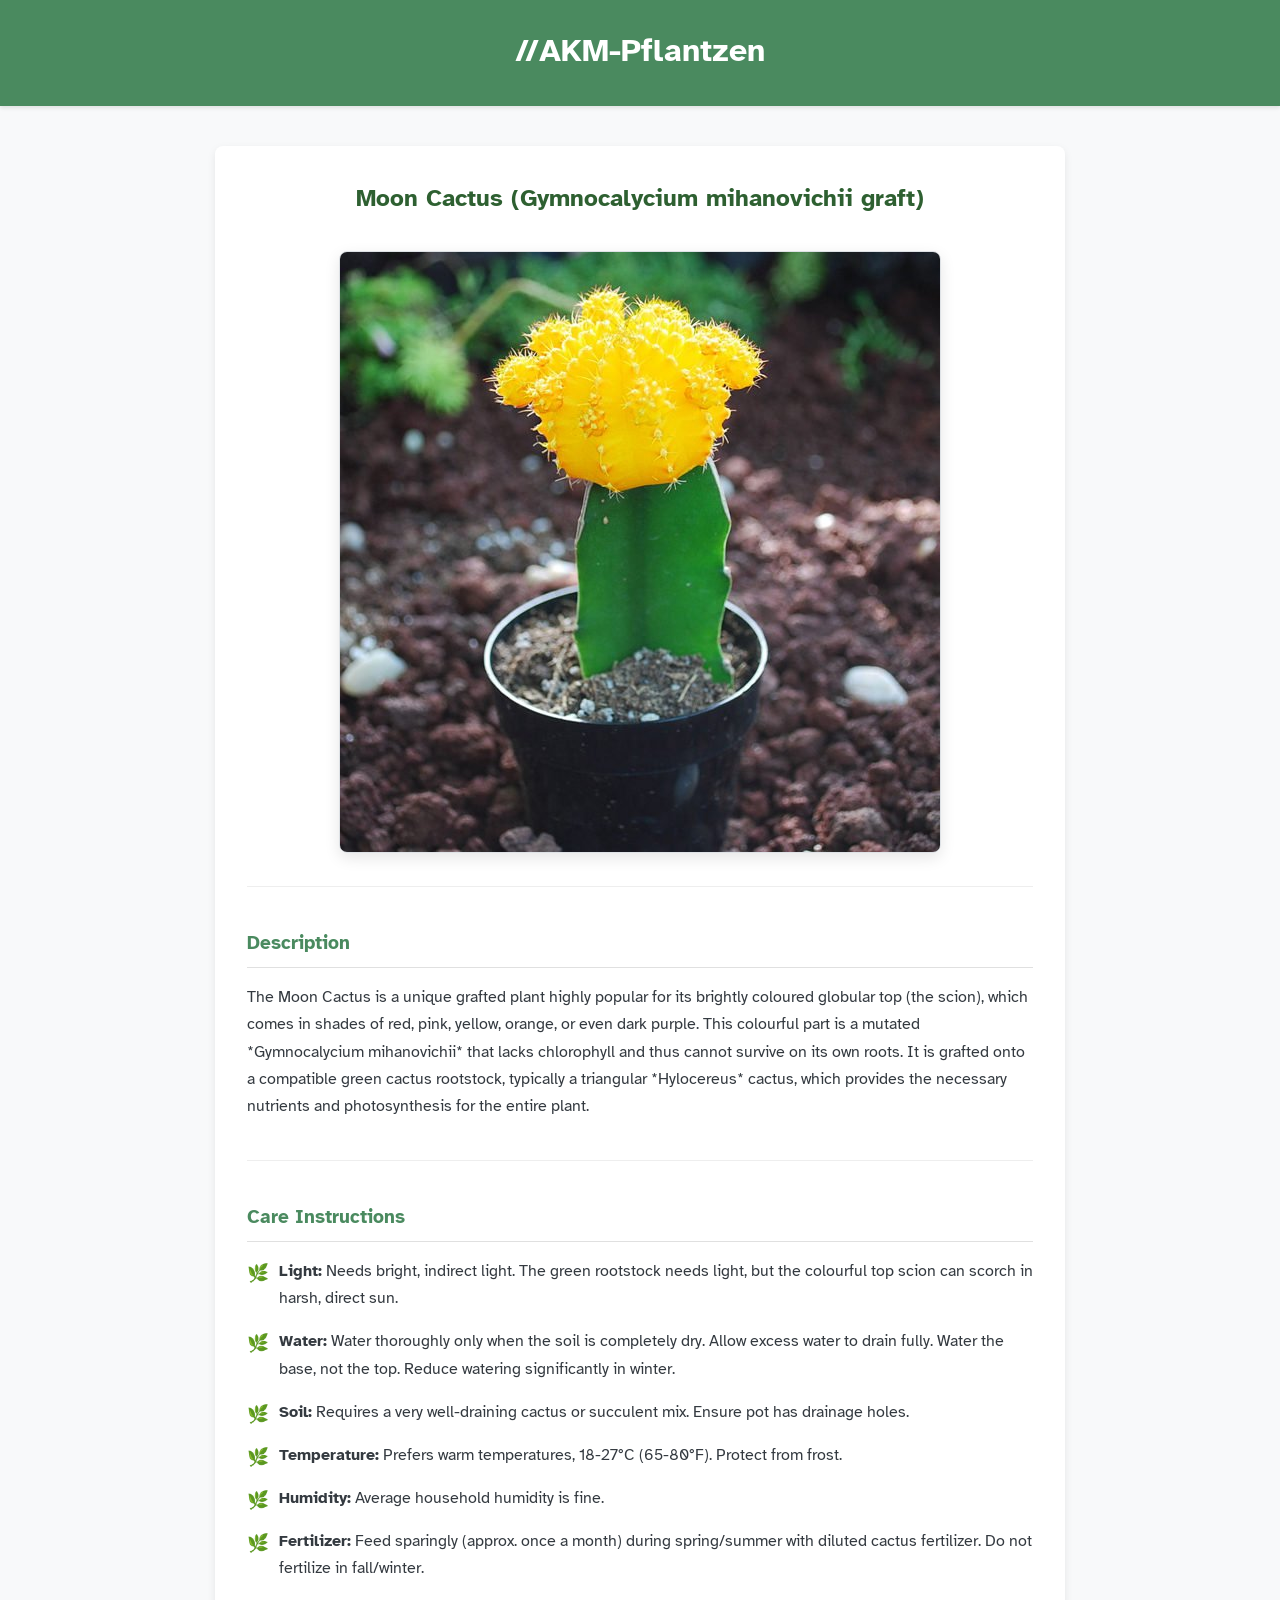
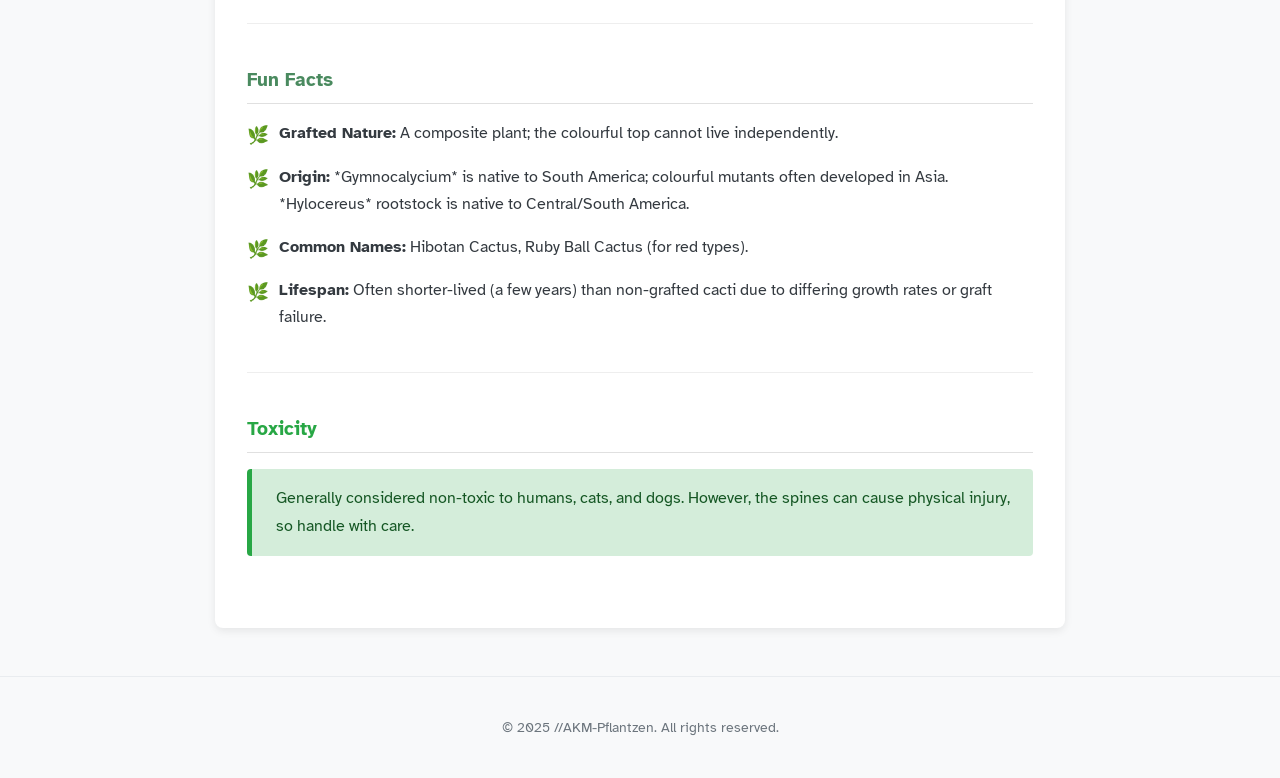
<file: akm-pflanzen/moon-cactus.html>
<!DOCTYPE html>
<html lang="en">
<head>
    <meta charset="UTF-8">
    <meta name="viewport" content="width=device-width, initial-scale=1.0">
    <title>Moon Cactus (Gymnocalycium mihanovichii graft) - //AKM-Pflantzen</title>

    <link rel="preconnect" href="https://fonts.googleapis.com">
    <link rel="preconnect" href="https://fonts.gstatic.com" crossorigin>
    <link href="https://fonts.googleapis.com/css2?family=Atkinson+Hyperlegible:ital,wght@0,400;0,700;1,400;1,700&display=swap" rel="stylesheet">

    <link rel="stylesheet" href="style.css">

</head>
<body>
    <header>
        <h1><a href="index.html">//AKM-Pflantzen</a></h1>
    </header>

    <main class="plant-detail">
        <h2>Moon Cactus (Gymnocalycium mihanovichii graft)</h2>

        <section class="plant-image">
            <img src="images/moon-cactus.jpg" alt="Moon Cactus with colourful top">
        </section>

        <section class="plant-description">
            <h3>Description</h3>
            <p>The Moon Cactus is a unique grafted plant highly popular for its brightly coloured globular top (the scion), which comes in shades of red, pink, yellow, orange, or even dark purple. This colourful part is a mutated *Gymnocalycium mihanovichii* that lacks chlorophyll and thus cannot survive on its own roots. It is grafted onto a compatible green cactus rootstock, typically a triangular *Hylocereus* cactus, which provides the necessary nutrients and photosynthesis for the entire plant.</p>
        </section>

        <section class="plant-care">
            <h3>Care Instructions</h3>
            <ul>
                <li><strong>Light:</strong> Needs bright, indirect light. The green rootstock needs light, but the colourful top scion can scorch in harsh, direct sun.</li>
                <li><strong>Water:</strong> Water thoroughly only when the soil is completely dry. Allow excess water to drain fully. Water the base, not the top. Reduce watering significantly in winter.</li>
                <li><strong>Soil:</strong> Requires a very well-draining cactus or succulent mix. Ensure pot has drainage holes.</li>
                <li><strong>Temperature:</strong> Prefers warm temperatures, 18-27°C (65-80°F). Protect from frost.</li>
                <li><strong>Humidity:</strong> Average household humidity is fine.</li>
                <li><strong>Fertilizer:</strong> Feed sparingly (approx. once a month) during spring/summer with diluted cactus fertilizer. Do not fertilize in fall/winter.</li>
            </ul>
        </section>

        <section class="plant-fun-facts">
            <h3>Fun Facts</h3>
            <ul>
                <li><strong>Grafted Nature:</strong> A composite plant; the colourful top cannot live independently.</li>
                <li><strong>Origin:</strong> *Gymnocalycium* is native to South America; colourful mutants often developed in Asia. *Hylocereus* rootstock is native to Central/South America.</li>
                <li><strong>Common Names:</strong> Hibotan Cactus, Ruby Ball Cactus (for red types).</li>
                <li><strong>Lifespan:</strong> Often shorter-lived (a few years) than non-grafted cacti due to differing growth rates or graft failure.</li>
            </ul>
        </section>

        <section class="plant-toxicity">
             <h3>Toxicity</h3>
              <p>Generally considered non-toxic to humans, cats, and dogs. However, the spines can cause physical injury, so handle with care.</p>
         </section>
    </main>

    <footer>
        <p>&copy; 2025 //AKM-Pflantzen. All rights reserved.</p>
    </footer>
</body>
</html>
</file>
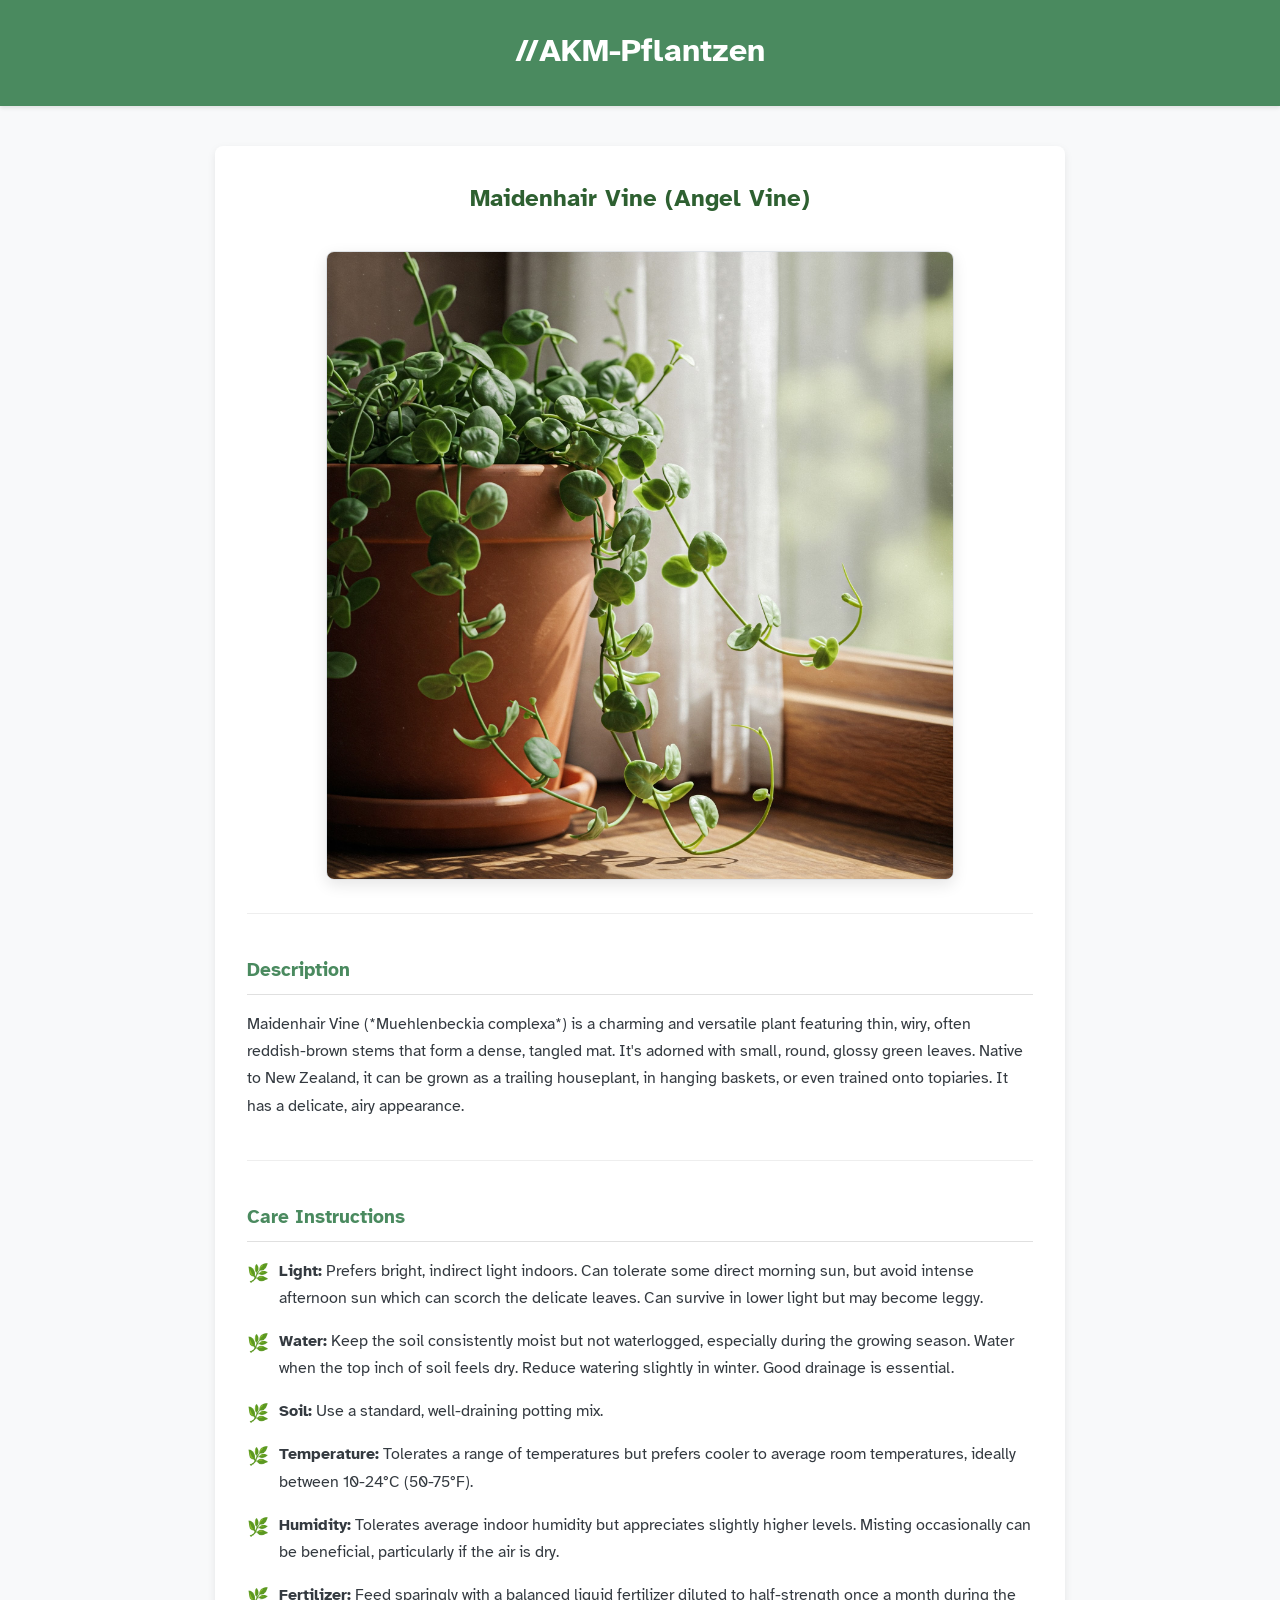
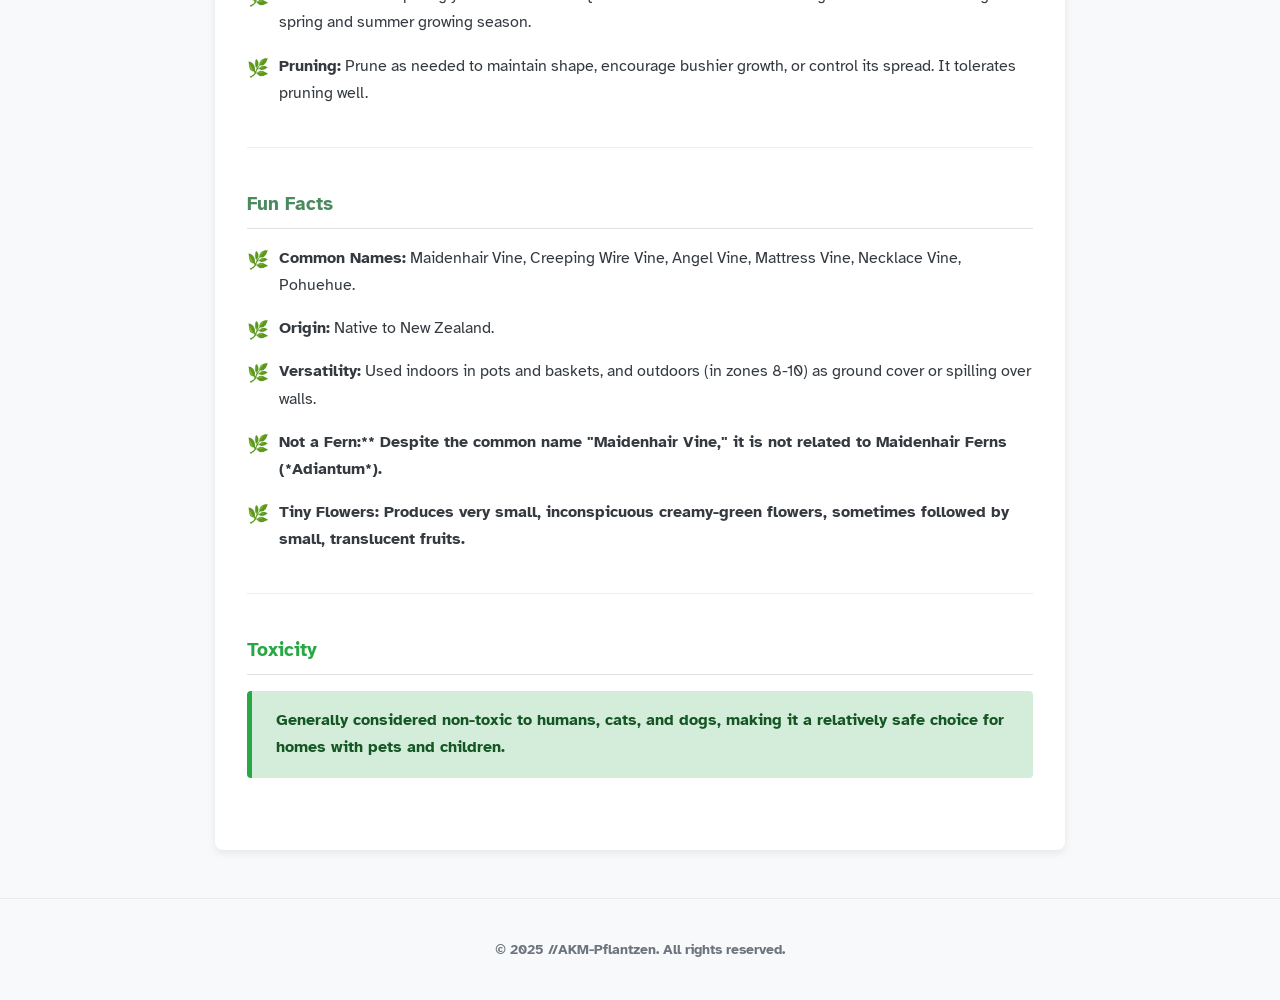
<file: akm-pflanzen/muehlenbeckia.html>
<!DOCTYPE html>
<html lang="en">
<head>
    <meta charset="UTF-8">
    <meta name="viewport" content="width=device-width, initial-scale=1.0">
    <title>Maidenhair Vine (Angel Vine) - //AKM-Pflantzen</title>

    <link rel="preconnect" href="https://fonts.googleapis.com">
    <link rel="preconnect" href="https://fonts.gstatic.com" crossorigin>
    <link href="https://fonts.googleapis.com/css2?family=Atkinson+Hyperlegible:ital,wght@0,400;0,700;1,400;1,700&display=swap" rel="stylesheet">

    <link rel="stylesheet" href="style.css">

</head>
<body>
    <header>
        <h1><a href="index.html">//AKM-Pflantzen</a></h1>
    </header>

    <main class="plant-detail">
        <h2>Maidenhair Vine (Angel Vine)</h2>

        <section class="plant-image">
            <img src="images/muehlenbeckia.jpg" alt="Maidenhair Vine (Angel Vine) plant">
        </section>

        <section class="plant-description">
            <h3>Description</h3>
            <p>Maidenhair Vine (*Muehlenbeckia complexa*) is a charming and versatile plant featuring thin, wiry, often reddish-brown stems that form a dense, tangled mat. It's adorned with small, round, glossy green leaves. Native to New Zealand, it can be grown as a trailing houseplant, in hanging baskets, or even trained onto topiaries. It has a delicate, airy appearance.</p>
        </section>

        <section class="plant-care">
            <h3>Care Instructions</h3>
            <ul>
                <li><strong>Light:</strong> Prefers bright, indirect light indoors. Can tolerate some direct morning sun, but avoid intense afternoon sun which can scorch the delicate leaves. Can survive in lower light but may become leggy.</li>
                <li><strong>Water:</strong> Keep the soil consistently moist but not waterlogged, especially during the growing season. Water when the top inch of soil feels dry. Reduce watering slightly in winter. Good drainage is essential.</li>
                <li><strong>Soil:</strong> Use a standard, well-draining potting mix.</li>
                <li><strong>Temperature:</strong> Tolerates a range of temperatures but prefers cooler to average room temperatures, ideally between 10-24°C (50-75°F).</li>
                <li><strong>Humidity:</strong> Tolerates average indoor humidity but appreciates slightly higher levels. Misting occasionally can be beneficial, particularly if the air is dry.</li>
                <li><strong>Fertilizer:</strong> Feed sparingly with a balanced liquid fertilizer diluted to half-strength once a month during the spring and summer growing season.</li>
                <li><strong>Pruning:</strong> Prune as needed to maintain shape, encourage bushier growth, or control its spread. It tolerates pruning well.</li>
            </ul>
        </section>

        <section class="plant-fun-facts">
            <h3>Fun Facts</h3>
            <ul>
                <li><strong>Common Names:</strong> Maidenhair Vine, Creeping Wire Vine, Angel Vine, Mattress Vine, Necklace Vine, Pohuehue.</li>
                <li><strong>Origin:</strong> Native to New Zealand.</li>
                <li><strong>Versatility:</strong> Used indoors in pots and baskets, and outdoors (in zones 8-10) as ground cover or spilling over walls.</li>
                <li><strong>Not a Fern:** Despite the common name "Maidenhair Vine," it is not related to Maidenhair Ferns (*Adiantum*).</li>
                <li><strong>Tiny Flowers:</strong> Produces very small, inconspicuous creamy-green flowers, sometimes followed by small, translucent fruits.</li>
            </ul>
        </section>

        <section class="plant-toxicity">
             <h3>Toxicity</h3>
             <p>Generally considered non-toxic to humans, cats, and dogs, making it a relatively safe choice for homes with pets and children.</p>
         </section>
    </main>

    <footer>
        <p>&copy; 2025 //AKM-Pflantzen. All rights reserved.</p>
    </footer>
</body>
</html>
</file>
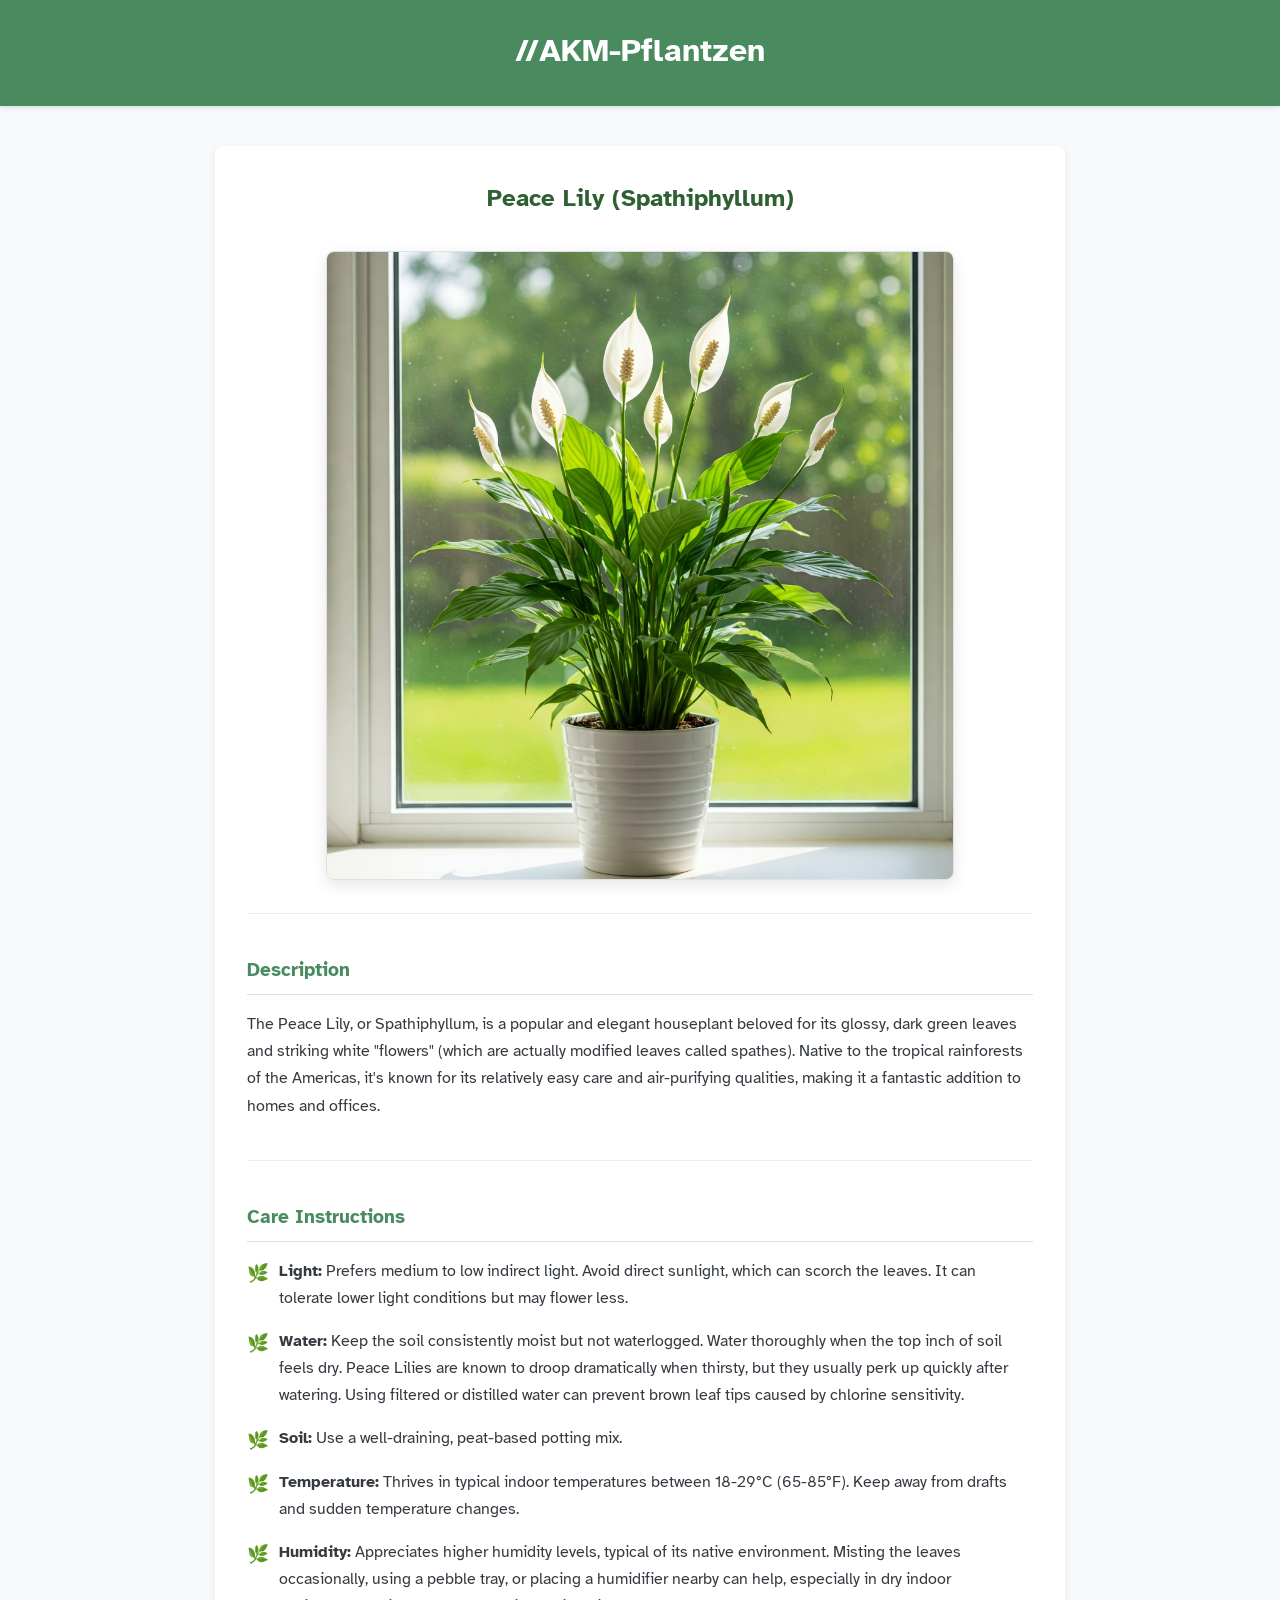
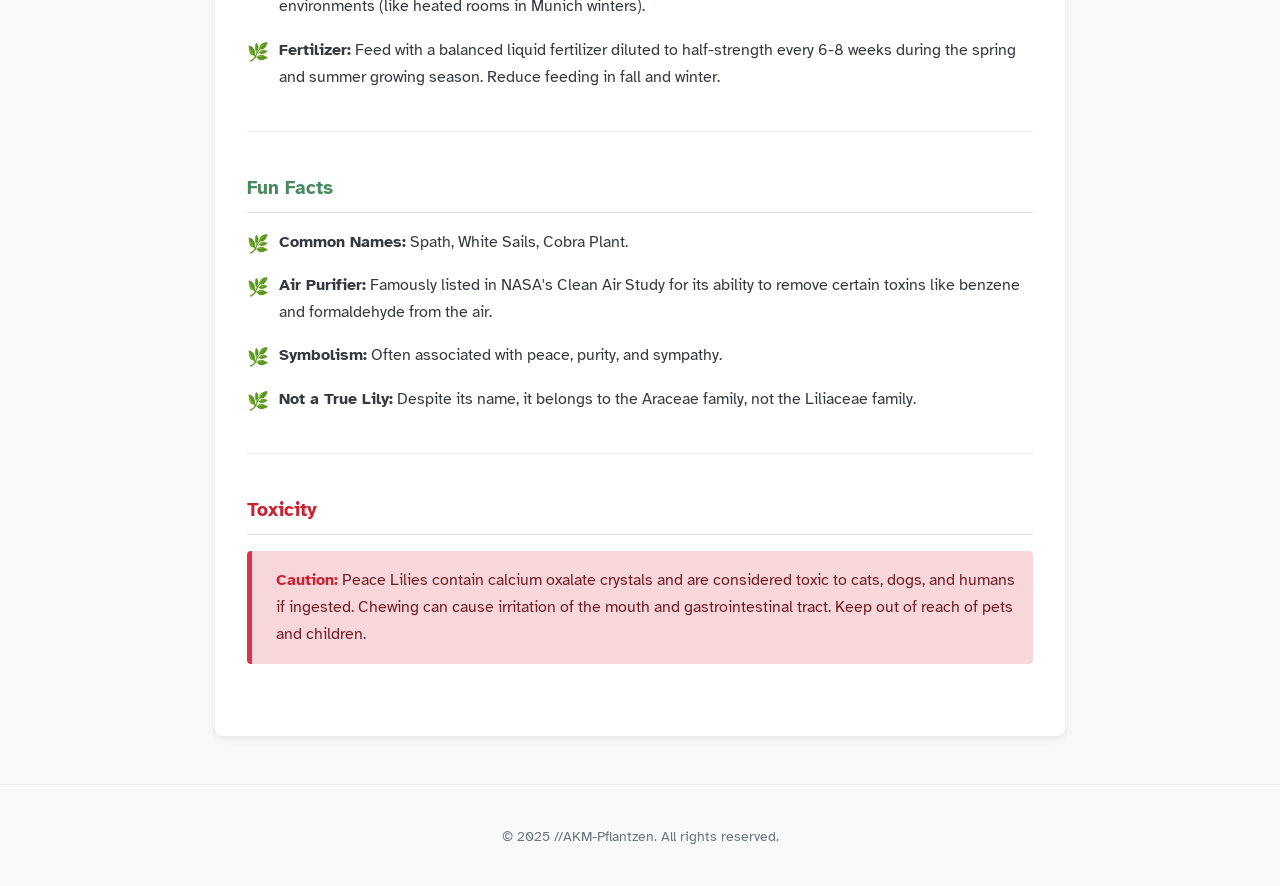
<file: akm-pflanzen/peace-lily.html>
<!DOCTYPE html>
<html lang="en">
<head>
    <meta charset="UTF-8">
    <meta name="viewport" content="width=device-width, initial-scale=1.0">
    <title>Peace Lily (Spathiphyllum) - //AKM-Pflantzen</title>

    <link rel="preconnect" href="https://fonts.googleapis.com">
    <link rel="preconnect" href="https://fonts.gstatic.com" crossorigin>
    <link href="https://fonts.googleapis.com/css2?family=Atkinson+Hyperlegible:ital,wght@0,400;0,700;1,400;1,700&display=swap" rel="stylesheet">

    <link rel="stylesheet" href="style.css">

</head>
<body>
    <header>
        <h1><a href="index.html">//AKM-Pflantzen</a></h1>
    </header>

    <main class="plant-detail">
        <h2>Peace Lily (Spathiphyllum)</h2>

        <section class="plant-image">
            <img src="images/peace-lily.jpg" alt="A healthy Peace Lily plant with white spathes">
        </section>

        <section class="plant-description">
            <h3>Description</h3>
            <p>The Peace Lily, or Spathiphyllum, is a popular and elegant houseplant beloved for its glossy, dark green leaves and striking white "flowers" (which are actually modified leaves called spathes). Native to the tropical rainforests of the Americas, it's known for its relatively easy care and air-purifying qualities, making it a fantastic addition to homes and offices.</p>
        </section>

        <section class="plant-care">
            <h3>Care Instructions</h3>
            <ul>
                <li><strong>Light:</strong> Prefers medium to low indirect light. Avoid direct sunlight, which can scorch the leaves. It can tolerate lower light conditions but may flower less.</li>
                <li><strong>Water:</strong> Keep the soil consistently moist but not waterlogged. Water thoroughly when the top inch of soil feels dry. Peace Lilies are known to droop dramatically when thirsty, but they usually perk up quickly after watering. Using filtered or distilled water can prevent brown leaf tips caused by chlorine sensitivity.</li>
                <li><strong>Soil:</strong> Use a well-draining, peat-based potting mix.</li>
                <li><strong>Temperature:</strong> Thrives in typical indoor temperatures between 18-29°C (65-85°F). Keep away from drafts and sudden temperature changes.</li>
                <li><strong>Humidity:</strong> Appreciates higher humidity levels, typical of its native environment. Misting the leaves occasionally, using a pebble tray, or placing a humidifier nearby can help, especially in dry indoor environments (like heated rooms in Munich winters).</li>
                <li><strong>Fertilizer:</strong> Feed with a balanced liquid fertilizer diluted to half-strength every 6-8 weeks during the spring and summer growing season. Reduce feeding in fall and winter.</li>
            </ul>
        </section>

        <section class="plant-fun-facts">
            <h3>Fun Facts</h3>
            <ul>
                <li><strong>Common Names:</strong> Spath, White Sails, Cobra Plant.</li>
                <li><strong>Air Purifier:</strong> Famously listed in NASA's Clean Air Study for its ability to remove certain toxins like benzene and formaldehyde from the air.</li>
                <li><strong>Symbolism:</strong> Often associated with peace, purity, and sympathy.</li>
                <li><strong>Not a True Lily:</strong> Despite its name, it belongs to the Araceae family, not the Liliaceae family.</li>
            </ul>
        </section>

        <section class="plant-toxicity">
             <h3>Toxicity</h3>
             <p><strong>Caution:</strong> Peace Lilies contain calcium oxalate crystals and are considered toxic to cats, dogs, and humans if ingested. Chewing can cause irritation of the mouth and gastrointestinal tract. Keep out of reach of pets and children.</p>
        </section>
    </main>

    <footer>
        <p>&copy; 2025 //AKM-Pflantzen. All rights reserved.</p>
    </footer>
</body>
</html>
</file>
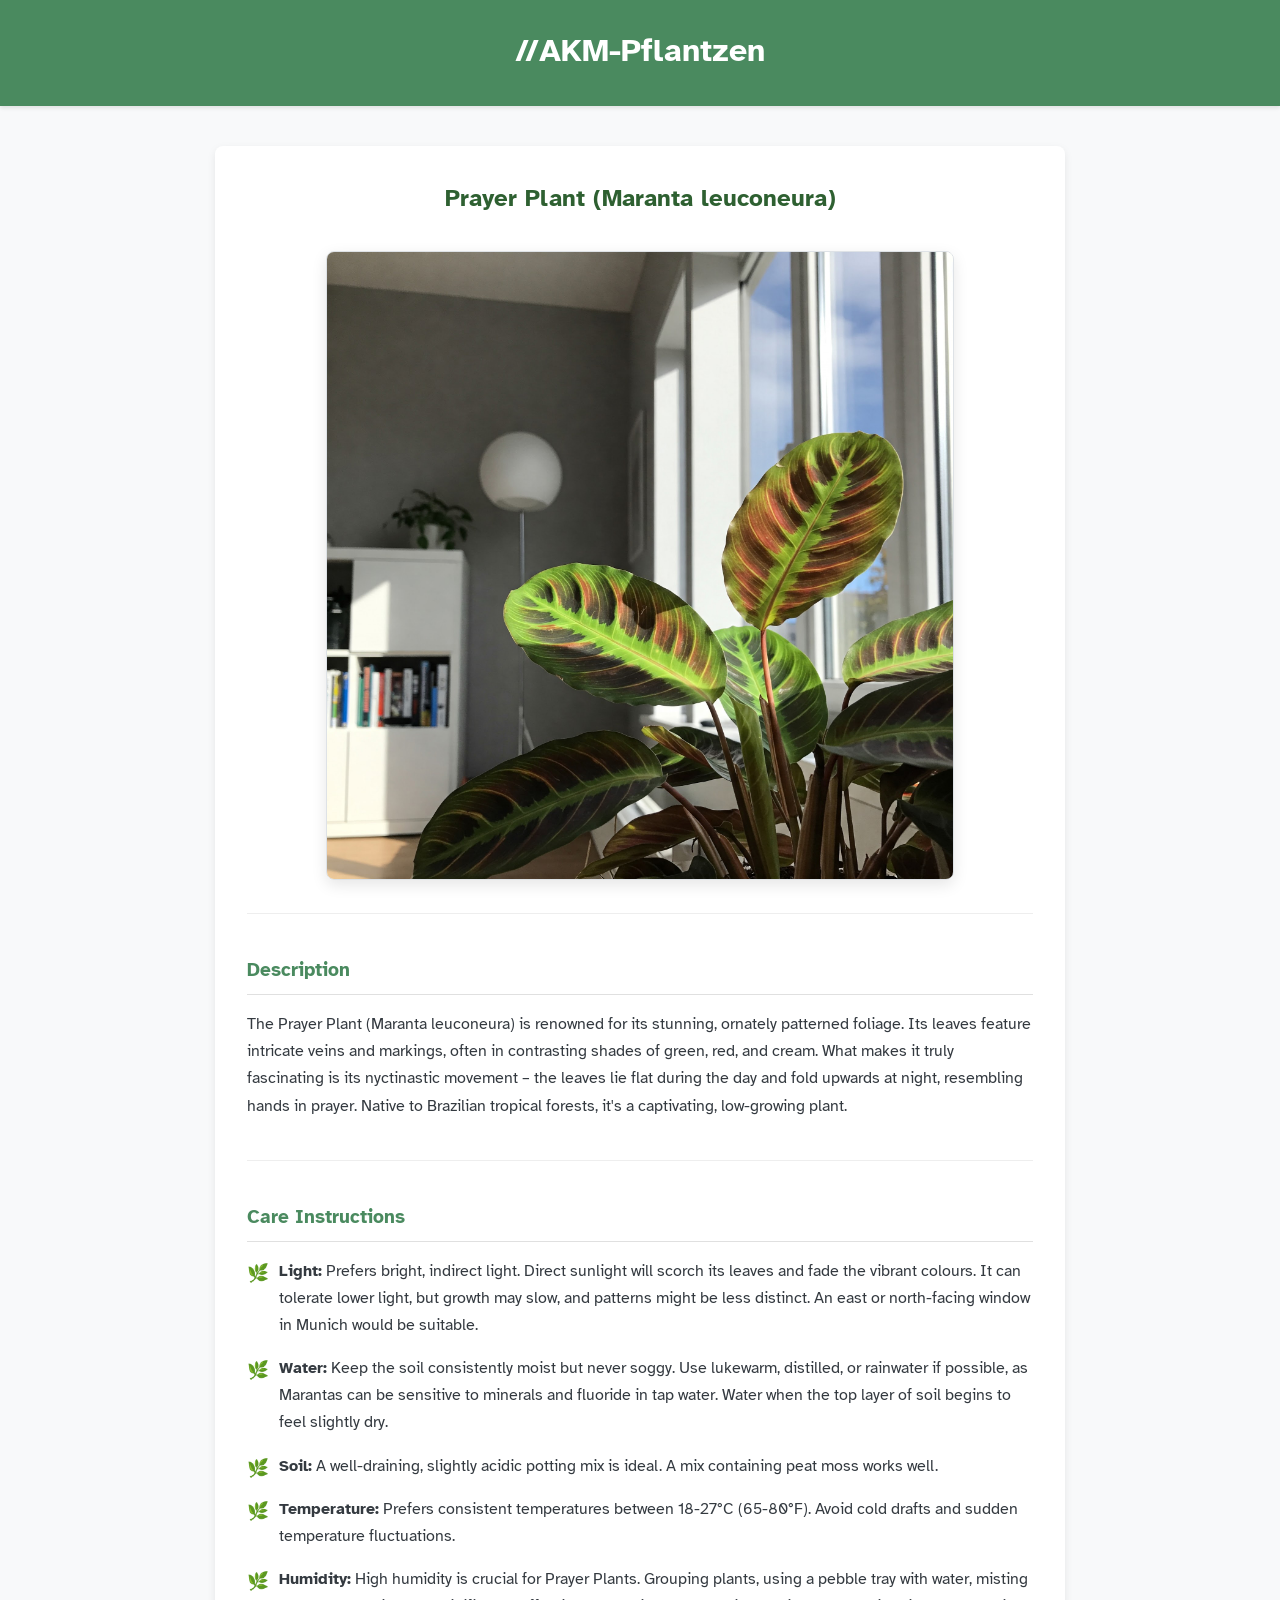
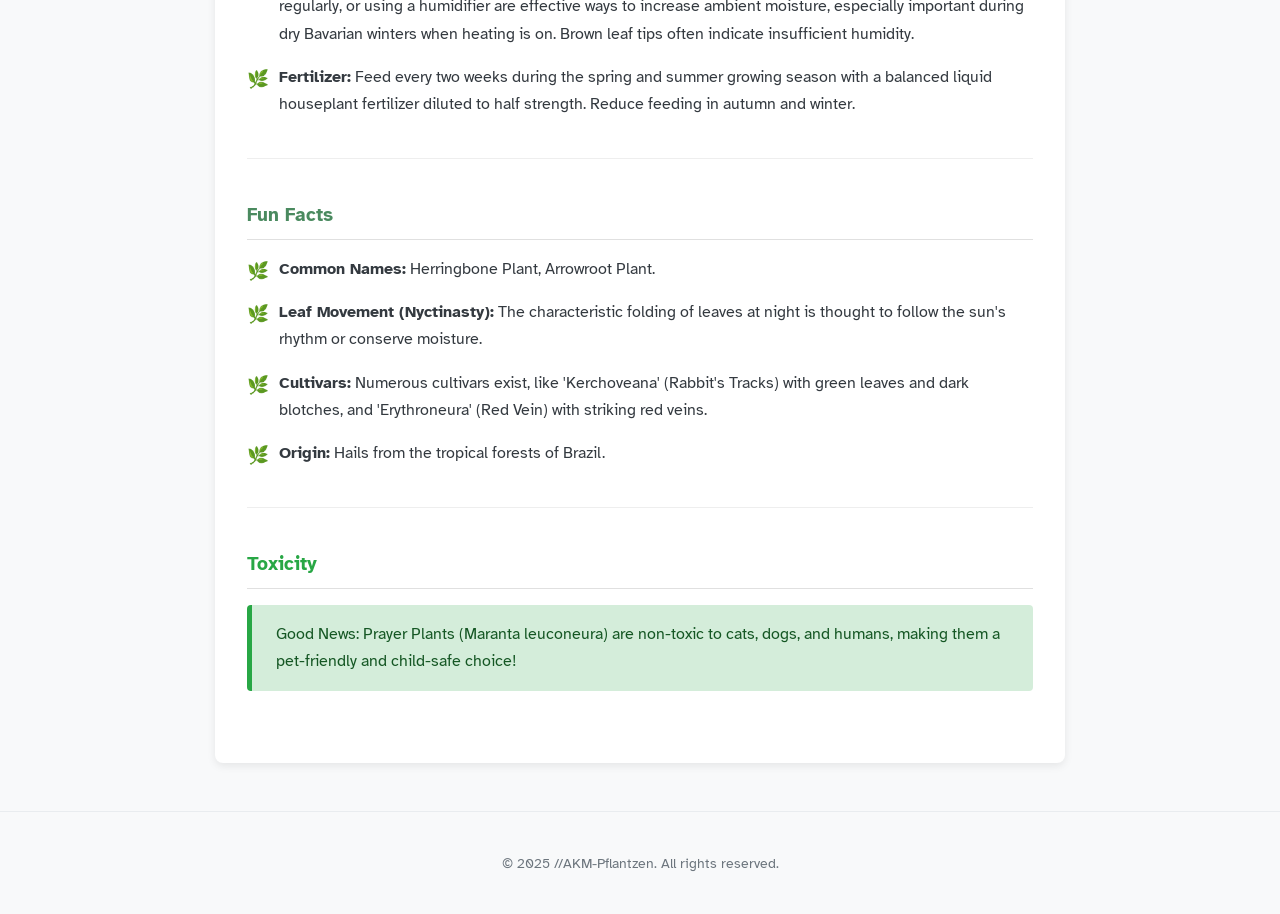
<file: akm-pflanzen/prayer-plant.html>
<!DOCTYPE html>
<html lang="en">
<head>
    <meta charset="UTF-8">
    <meta name="viewport" content="width=device-width, initial-scale=1.0">
    <title>Prayer Plant (Maranta leuconeura) - //AKM-Pflantzen</title>

    <link rel="preconnect" href="https://fonts.googleapis.com">
    <link rel="preconnect" href="https://fonts.gstatic.com" crossorigin>
    <link href="https://fonts.googleapis.com/css2?family=Atkinson+Hyperlegible:ital,wght@0,400;0,700;1,400;1,700&display=swap" rel="stylesheet">

    <link rel="stylesheet" href="style.css">

</head>
<body>
     <header>
        <h1><a href="index.html">//AKM-Pflantzen</a></h1>
    </header>

    <main class="plant-detail">
        <h2>Prayer Plant (Maranta leuconeura)</h2>

        <section class="plant-image">
            <img src="images/prayer-plant.jpg" alt="Prayer Plant with distinct leaf patterns">
        </section>

        <section class="plant-description">
            <h3>Description</h3>
            <p>The Prayer Plant (Maranta leuconeura) is renowned for its stunning, ornately patterned foliage. Its leaves feature intricate veins and markings, often in contrasting shades of green, red, and cream. What makes it truly fascinating is its nyctinastic movement – the leaves lie flat during the day and fold upwards at night, resembling hands in prayer. Native to Brazilian tropical forests, it's a captivating, low-growing plant.</p>
        </section>

        <section class="plant-care">
            <h3>Care Instructions</h3>
            <ul>
                <li><strong>Light:</strong> Prefers bright, indirect light. Direct sunlight will scorch its leaves and fade the vibrant colours. It can tolerate lower light, but growth may slow, and patterns might be less distinct. An east or north-facing window in Munich would be suitable.</li>
                <li><strong>Water:</strong> Keep the soil consistently moist but never soggy. Use lukewarm, distilled, or rainwater if possible, as Marantas can be sensitive to minerals and fluoride in tap water. Water when the top layer of soil begins to feel slightly dry.</li>
                <li><strong>Soil:</strong> A well-draining, slightly acidic potting mix is ideal. A mix containing peat moss works well.</li>
                <li><strong>Temperature:</strong> Prefers consistent temperatures between 18-27°C (65-80°F). Avoid cold drafts and sudden temperature fluctuations.</li>
                <li><strong>Humidity:</strong> High humidity is crucial for Prayer Plants. Grouping plants, using a pebble tray with water, misting regularly, or using a humidifier are effective ways to increase ambient moisture, especially important during dry Bavarian winters when heating is on. Brown leaf tips often indicate insufficient humidity.</li>
                <li><strong>Fertilizer:</strong> Feed every two weeks during the spring and summer growing season with a balanced liquid houseplant fertilizer diluted to half strength. Reduce feeding in autumn and winter.</li>
            </ul>
        </section>

         <section class="plant-fun-facts">
            <h3>Fun Facts</h3>
            <ul>
                <li><strong>Common Names:</strong> Herringbone Plant, Arrowroot Plant.</li>
                <li><strong>Leaf Movement (Nyctinasty):</strong> The characteristic folding of leaves at night is thought to follow the sun's rhythm or conserve moisture.</li>
                <li><strong>Cultivars:</strong> Numerous cultivars exist, like 'Kerchoveana' (Rabbit's Tracks) with green leaves and dark blotches, and 'Erythroneura' (Red Vein) with striking red veins.</li>
                <li><strong>Origin:</strong> Hails from the tropical forests of Brazil.</li>
            </ul>
        </section>

         <section class="plant-toxicity">
             <h3>Toxicity</h3>
             <p>Good News: Prayer Plants (Maranta leuconeura) are non-toxic to cats, dogs, and humans, making them a pet-friendly and child-safe choice!</p>
         </section>
    </main>

    <footer>
        <p>&copy; 2025 //AKM-Pflantzen. All rights reserved.</p>
    </footer>
</body>
</html>
</file>
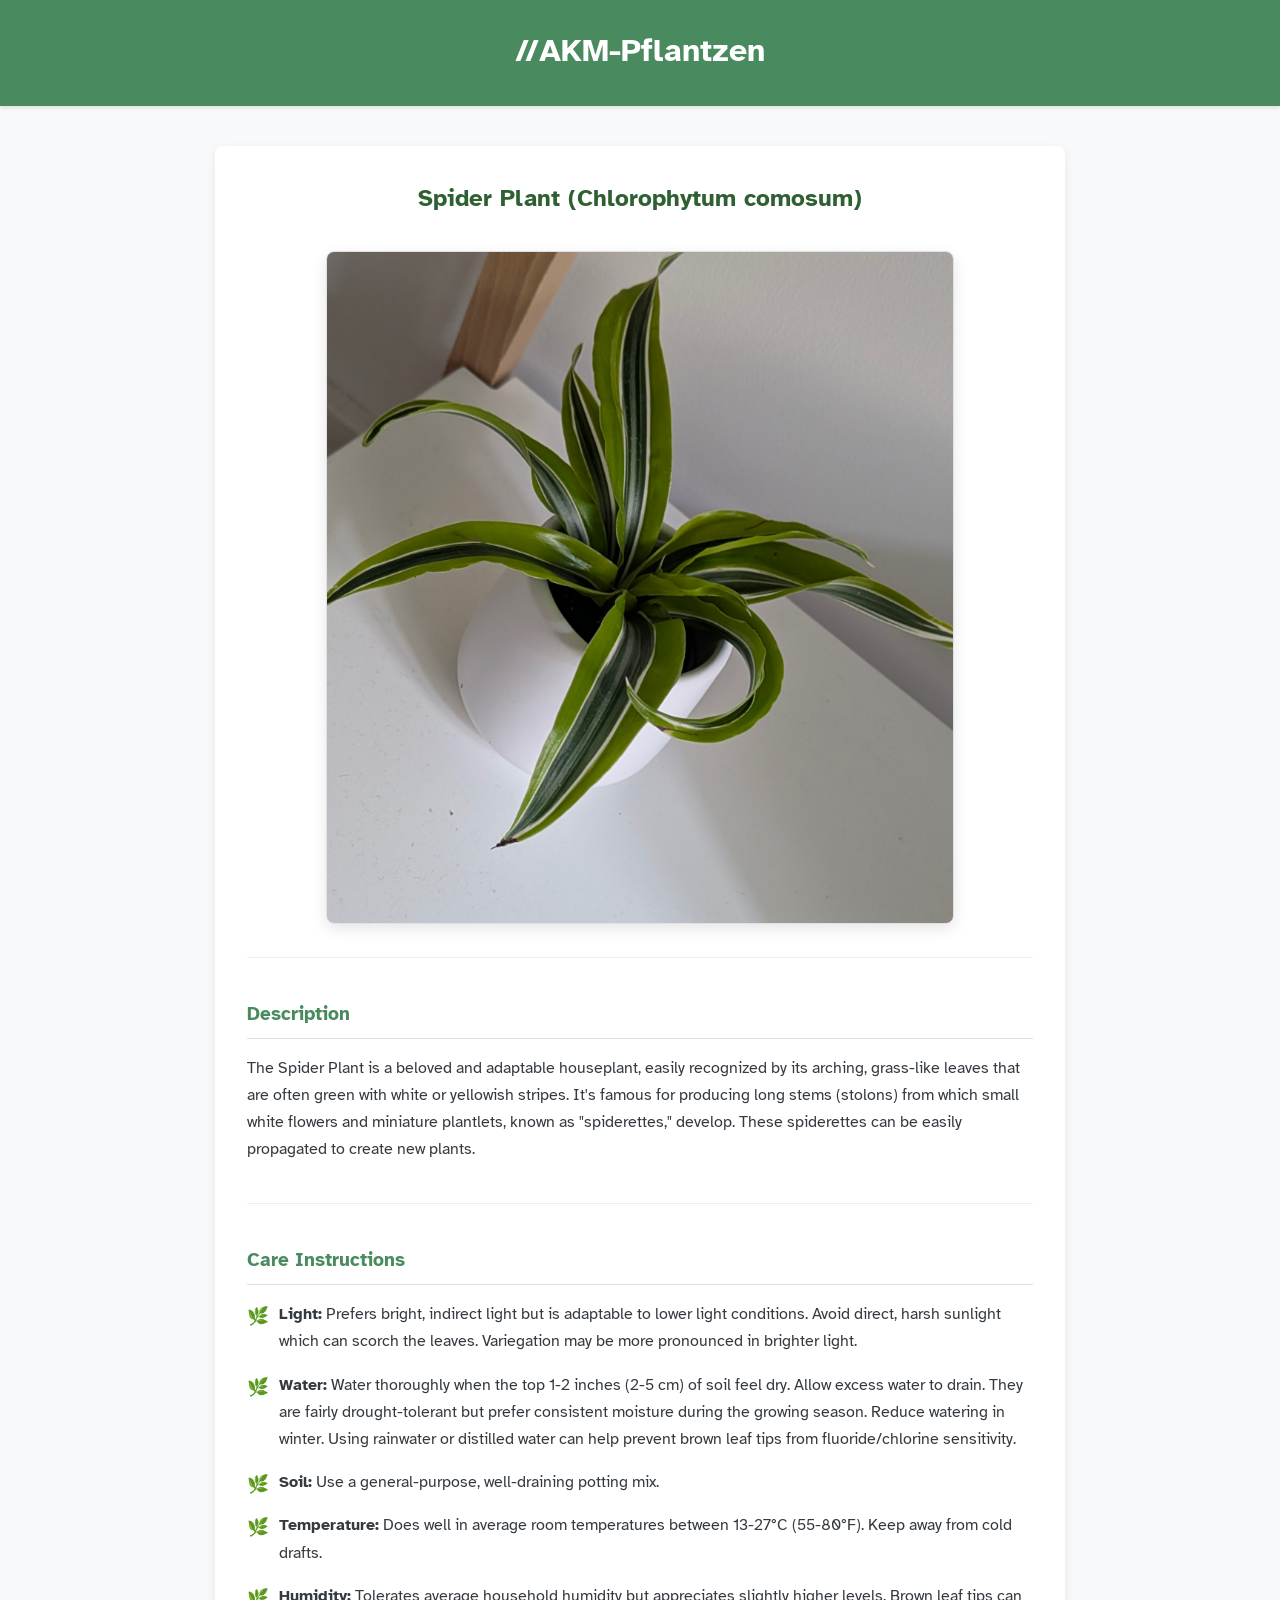
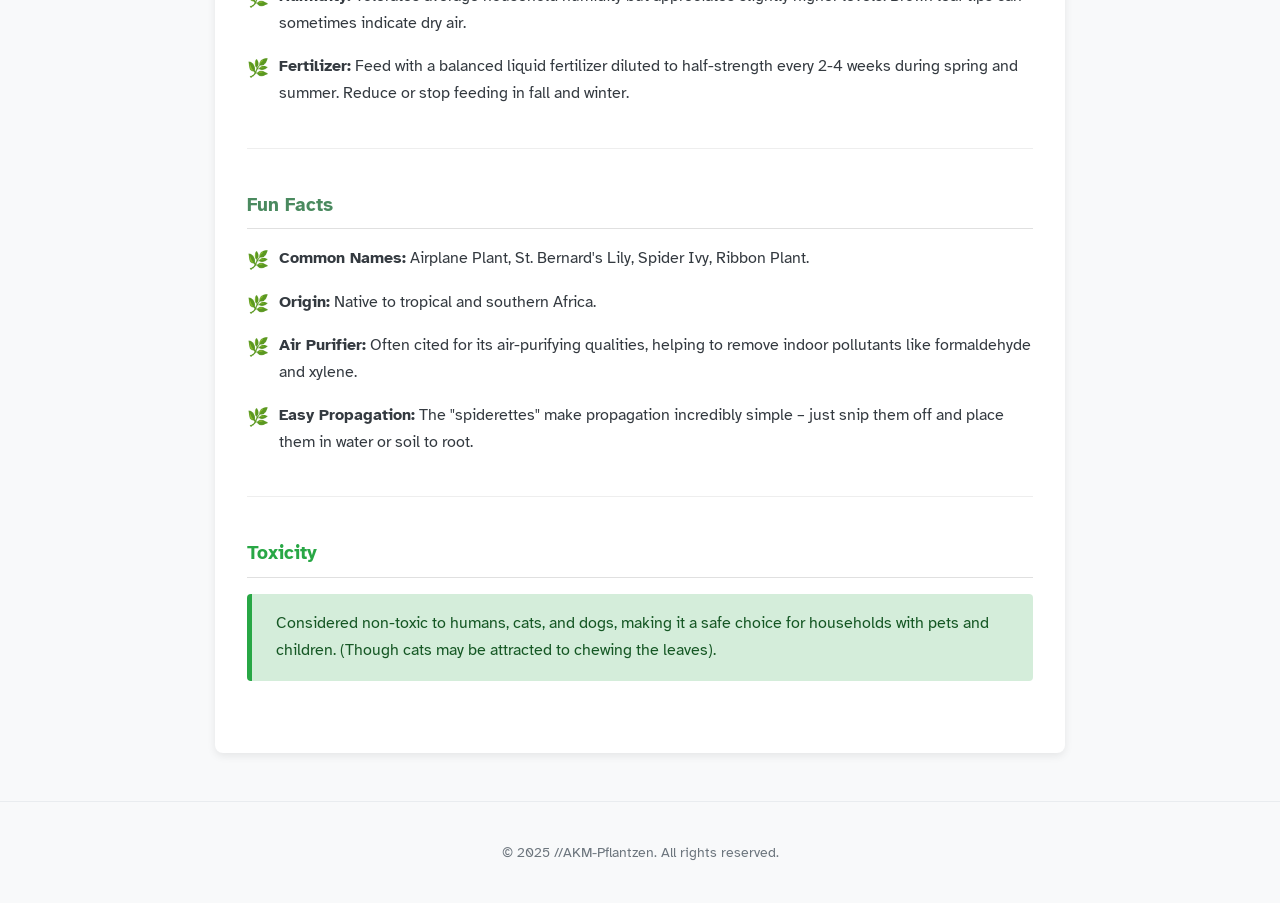
<file: akm-pflanzen/spider-plant.html>
<!DOCTYPE html>
<html lang="en">
<head>
    <meta charset="UTF-8">
    <meta name="viewport" content="width=device-width, initial-scale=1.0">
    <title>Spider Plant (Chlorophytum comosum) - //AKM-Pflantzen</title>

    <link rel="preconnect" href="https://fonts.googleapis.com">
    <link rel="preconnect" href="https://fonts.gstatic.com" crossorigin>
    <link href="https://fonts.googleapis.com/css2?family=Atkinson+Hyperlegible:ital,wght@0,400;0,700;1,400;1,700&display=swap" rel="stylesheet">

    <link rel="stylesheet" href="style.css">

</head>
<body>
    <header>
        <h1><a href="index.html">//AKM-Pflantzen</a></h1>
    </header>

    <main class="plant-detail">
        <h2>Spider Plant (Chlorophytum comosum)</h2>

        <section class="plant-image">
            <img src="images/spider-plant.jpg" alt="Spider Plant with variegated leaves">
        </section>

        <section class="plant-description">
            <h3>Description</h3>
            <p>The Spider Plant is a beloved and adaptable houseplant, easily recognized by its arching, grass-like leaves that are often green with white or yellowish stripes. It's famous for producing long stems (stolons) from which small white flowers and miniature plantlets, known as "spiderettes," develop. These spiderettes can be easily propagated to create new plants.</p>
        </section>

        <section class="plant-care">
            <h3>Care Instructions</h3>
            <ul>
                <li><strong>Light:</strong> Prefers bright, indirect light but is adaptable to lower light conditions. Avoid direct, harsh sunlight which can scorch the leaves. Variegation may be more pronounced in brighter light.</li>
                <li><strong>Water:</strong> Water thoroughly when the top 1-2 inches (2-5 cm) of soil feel dry. Allow excess water to drain. They are fairly drought-tolerant but prefer consistent moisture during the growing season. Reduce watering in winter. Using rainwater or distilled water can help prevent brown leaf tips from fluoride/chlorine sensitivity.</li>
                <li><strong>Soil:</strong> Use a general-purpose, well-draining potting mix.</li>
                <li><strong>Temperature:</strong> Does well in average room temperatures between 13-27°C (55-80°F). Keep away from cold drafts.</li>
                <li><strong>Humidity:</strong> Tolerates average household humidity but appreciates slightly higher levels. Brown leaf tips can sometimes indicate dry air.</li>
                <li><strong>Fertilizer:</strong> Feed with a balanced liquid fertilizer diluted to half-strength every 2-4 weeks during spring and summer. Reduce or stop feeding in fall and winter.</li>
            </ul>
        </section>

        <section class="plant-fun-facts">
            <h3>Fun Facts</h3>
            <ul>
                <li><strong>Common Names:</strong> Airplane Plant, St. Bernard's Lily, Spider Ivy, Ribbon Plant.</li>
                <li><strong>Origin:</strong> Native to tropical and southern Africa.</li>
                <li><strong>Air Purifier:</strong> Often cited for its air-purifying qualities, helping to remove indoor pollutants like formaldehyde and xylene.</li>
                <li><strong>Easy Propagation:</strong> The "spiderettes" make propagation incredibly simple – just snip them off and place them in water or soil to root.</li>
            </ul>
        </section>

        <section class="plant-toxicity">
             <h3>Toxicity</h3>
              <p>Considered non-toxic to humans, cats, and dogs, making it a safe choice for households with pets and children. (Though cats may be attracted to chewing the leaves).</p>
         </section>
    </main>

    <footer>
        <p>&copy; 2025 //AKM-Pflantzen. All rights reserved.</p>
    </footer>
</body>
</html>
</file>
<file: akm-pflanzen/style.css>
/* --- //AKM-Pflantzen CSS --- */

/* Basic Reset & Body Defaults */
html {
    box-sizing: border-box;
}
*, *:before, *:after {
    box-sizing: inherit;
}

body {
    margin: 0;
    padding: 0;
    font-family: 'Atkinson Hyperlegible', sans-serif; /* Apply Atkinson Hyperlegible */
    line-height: 1.7; /* Slightly increased line height for readability */
    background-color: #f8f9fa; /* Very light grey background */
    color: #343a40; /* Dark grey text for good contrast */
}

/* Header Styling */
header {
    background-color: #4a8a5f; /* A subtle, slightly desaturated green */
    color: #ffffff; /* White text */
    padding: 1.5rem 1rem; /* Slightly more padding */
    text-align: center;
    box-shadow: 0 2px 4px rgba(0,0,0,0.1);
}

header h1 {
    margin: 0 0 0.25rem 0;
    font-weight: 700; /* Bold weight */
}

header h1 a {
    color: #ffffff;
    text-decoration: none;
    font-size: 2rem; /* Slightly larger site title */
}

header p {
    margin: 0;
    font-size: 1rem;
    color: #e8f5e9; /* Lighter text color for subtitle */
}

/* Main Content Area */
main {
    max-width: 850px; /* Slightly narrower for better readability */
    margin: 2.5rem auto; /* More space above/below */
    padding: 2rem; /* More internal padding */
    background-color: #ffffff; /* White content background */
    box-shadow: 0 3px 8px rgba(0, 0, 0, 0.08); /* Softer shadow */
    border-radius: 8px; /* Slightly more rounded corners */
}

/* Headings */
h2 {
    color: #2e6031; /* Darker green for main section headings */
    text-align: center;
    margin-top: 0;
    margin-bottom: 2rem; /* More space below H2 */
    font-weight: 700;
}

h3 {
    color: #4a8a5f; /* Use the header green for subheadings */
    margin-bottom: 1rem; /* More space below H3 */
    font-weight: 700;
    border-bottom: 1px solid #e0e0e0; /* Subtle line under H3 */
    padding-bottom: 0.5rem;
}

/* Links */
a {
    color: #3a7d3e; /* A slightly brighter green for links */
    text-decoration: none;
    transition: color 0.2s ease;
}

a:hover, a:focus {
    color: #2e6031; /* Darker green on hover/focus */
    text-decoration: underline;
}

/* --- Index Page Specific --- */
.plant-list {
    list-style: none;
    padding: 0;
    display: grid; /* Use Grid for layout */
    grid-template-columns: repeat(auto-fit, minmax(180px, 1fr)); /* Responsive grid */
    gap: 1.5rem; /* Space between items */
}

.plant-list li {
    background-color: #ffffff; /* Keep items white */
    border-radius: 8px;
    overflow: hidden; /* Keep image corners rounded */
    box-shadow: 0 2px 5px rgba(0,0,0,0.1);
    transition: transform 0.2s ease, box-shadow 0.2s ease;
    border: 1px solid #e9ecef; /* Subtle border */
}

.plant-list li:hover {
    transform: translateY(-4px); /* Slight lift on hover */
    box-shadow: 0 4px 10px rgba(0,0,0,0.12);
}

.plant-list a {
    display: block; /* Make the whole area clickable */
    text-decoration: none;
    color: #2e6031; /* Dark green text */
    text-align: center;
    padding-bottom: 1rem; /* Padding below text */
}

.plant-list a:hover, .plant-list a:focus {
    text-decoration: none; /* No underline for these links */
    color: #4a8a5f; /* Lighter green on hover */
}

.plant-list .thumbnail {
    display: block;
    width: 100%; /* Make image fill width */
    height: 160px; /* Fixed thumbnail height */
    object-fit: cover; /* Cover the area without distortion */
    margin-bottom: 0.8rem; /* Space between image and text */
    border-bottom: 1px solid #e9ecef; /* Line below image */
}

.plant-list span {
    font-weight: 700; /* Make plant names bold */
    padding: 0 0.5rem; /* Padding for text */
    display: block; /* Ensure span takes block space */
}


/* --- Plant Detail Page Specific --- */
.plant-detail section {
    margin-bottom: 2.5rem; /* More space between sections */
    padding-bottom: 1.5rem;
    border-bottom: 1px solid #eeeeee; /* Lighter separator */
}

.plant-detail section:last-child {
    border-bottom: none; /* No border on the last section */
    margin-bottom: 0; /* No margin on last section */
}

.plant-image {
    text-align: center;
    margin-bottom: 2rem;
}

.plant-image img {
    max-width: 80%;
    height: auto;
    border-radius: 8px;
    box-shadow: 0 5px 15px rgba(0,0,0,0.1); /* Slightly more pronounced shadow */
    border: 1px solid #dee2e6; /* Light border around image */
}

/* Styling for Care & Fun Facts Lists */
.plant-care ul,
.plant-fun-facts ul {
    list-style: none;
    padding-left: 0;
}

.plant-care li,
.plant-fun-facts li {
    margin-bottom: 1rem; /* More space between list items */
    padding-left: 2em; /* Indent list items */
    position: relative;
}

.plant-care li::before,
.plant-fun-facts li::before {
    content: '🌿'; /* Leaf emoji bullet */
    position: absolute;
    left: 0;
    top: 1px; /* Adjust vertical position */
    color: #4a8a5f; /* Use the accent green */
    font-size: 1.1em;
}

.plant-care strong {
    font-weight: 700; /* Ensure strong tag is bold */
    color: #343a40; /* Dark text for emphasis */
}

/* Toxicity Section Styling (Keep contrast for warnings) */
.plant-toxicity h3 {
    color: #c82333; /* Standard warning red */
}
.plant-toxicity p strong { /* Style only the "Caution:" part */
     color: #c82333;
}

/* Specific styling for the paragraph containing the warning */
.plant-toxicity p {
    border-left: 5px solid #dc3545; /* Red border */
    padding: 1rem 1rem 1rem 1.5rem; /* More padding */
    background-color: #f8d7da; /* Light red background */
    color: #721c24; /* Dark red text */
    margin-top: 1rem;
    border-radius: 4px;
}

/* Styling for Non-Toxic plants */
.plant-detail section.plant-toxicity:not(:has(strong)) h3 { /* Target H3 if no <strong> (assumes safe plants don't use it) */
   color: #28a745; /* Standard success green */
}
.plant-detail section.plant-toxicity:not(:has(strong)) p { /* Target p if no <strong> */
   border-left-color: #28a745; /* Green border */
   background-color: #d4edda; /* Light green background */
   color: #155724; /* Dark green text */
}


/* Footer Styling */
footer {
    text-align: center;
    margin-top: 3rem;
    padding: 1.5rem;
    font-size: 0.9em;
    color: #6c757d; /* Medium grey text */
    border-top: 1px solid #e9ecef; /* Light top border */
}

/* --- End of CSS --- */
</file>
